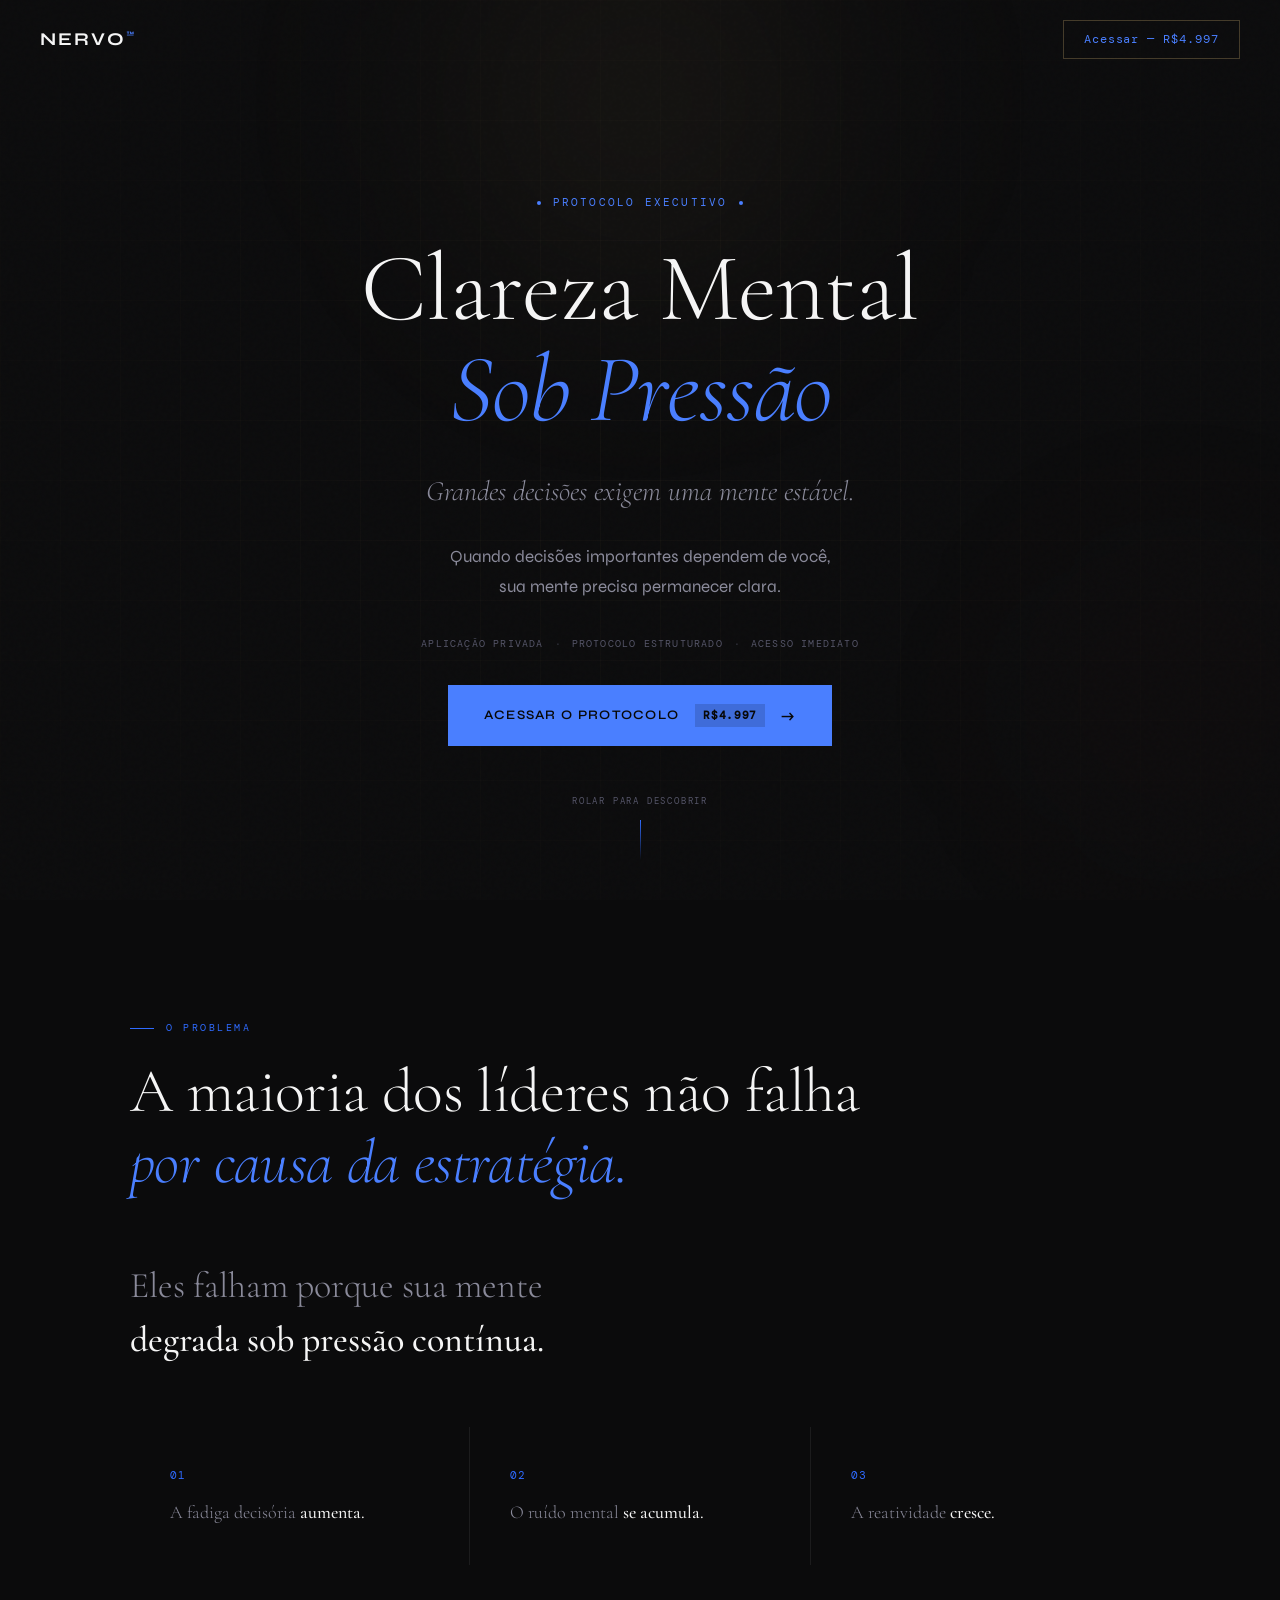
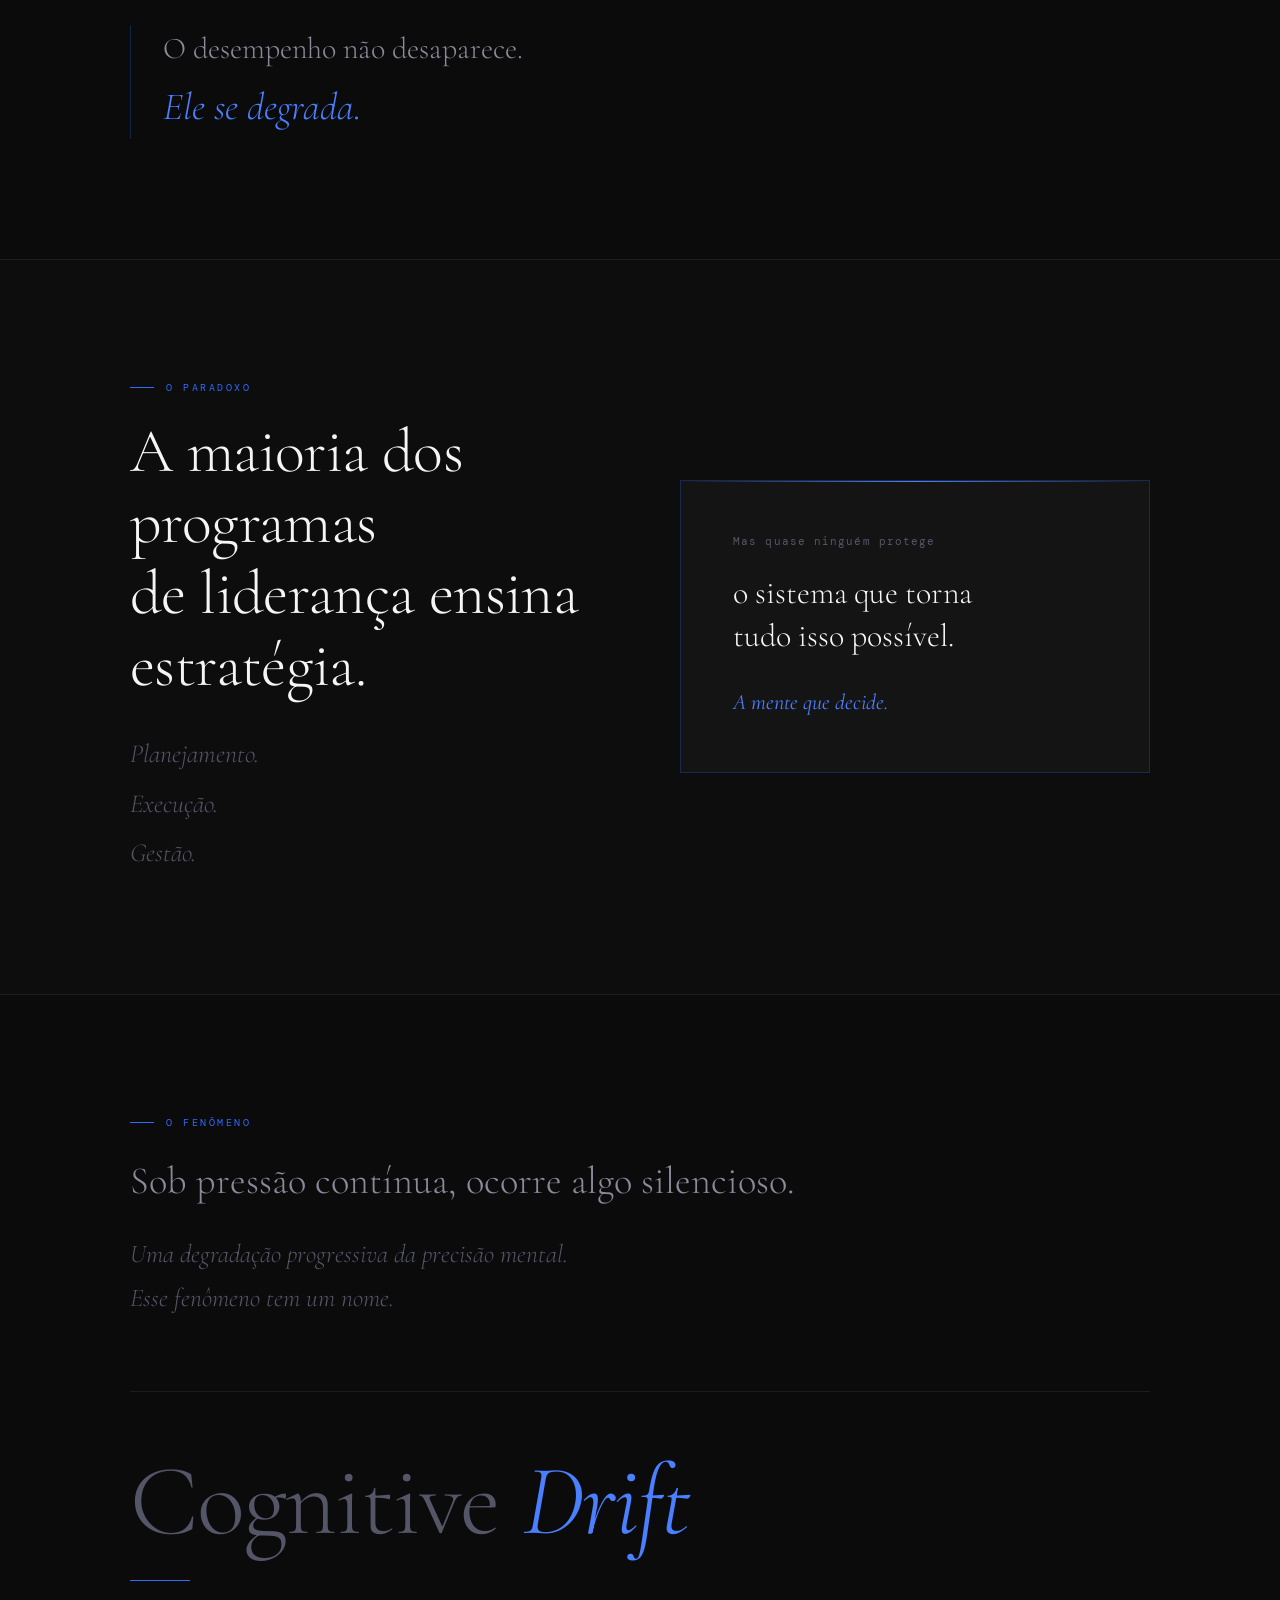
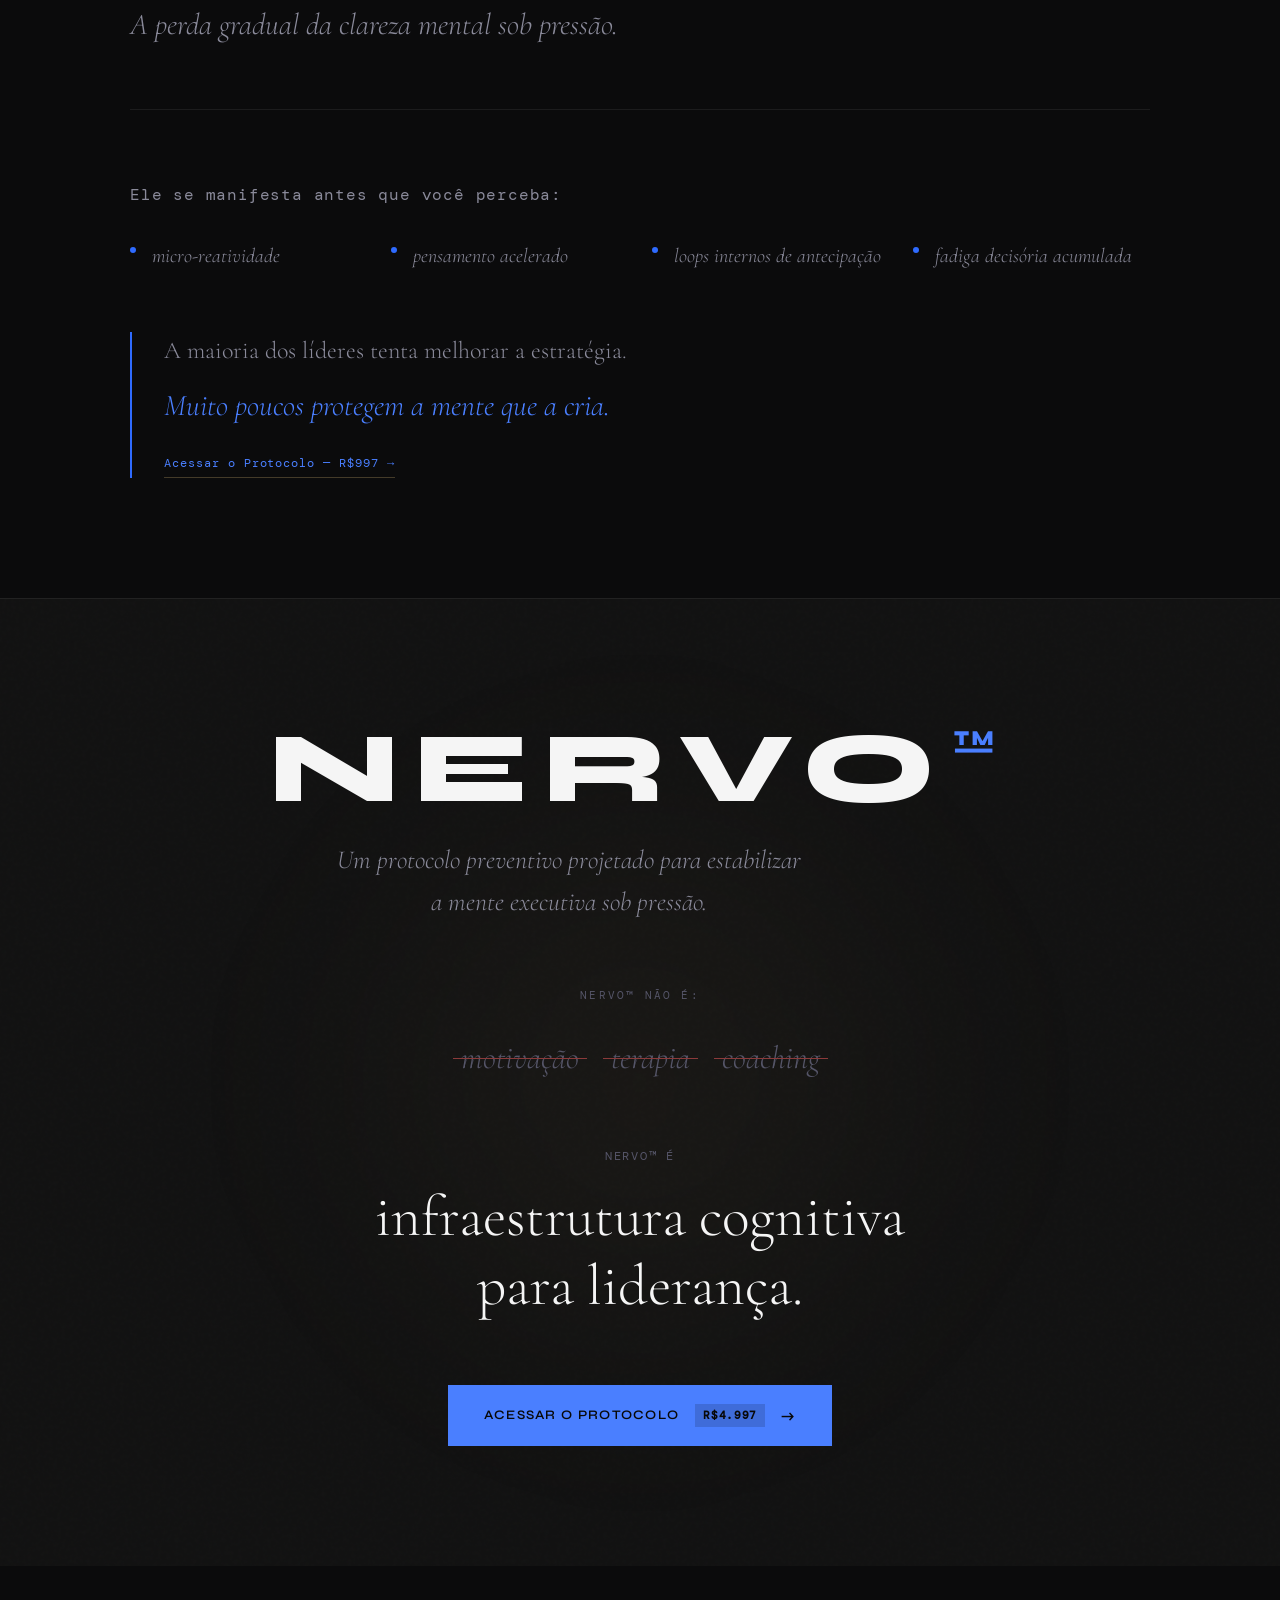
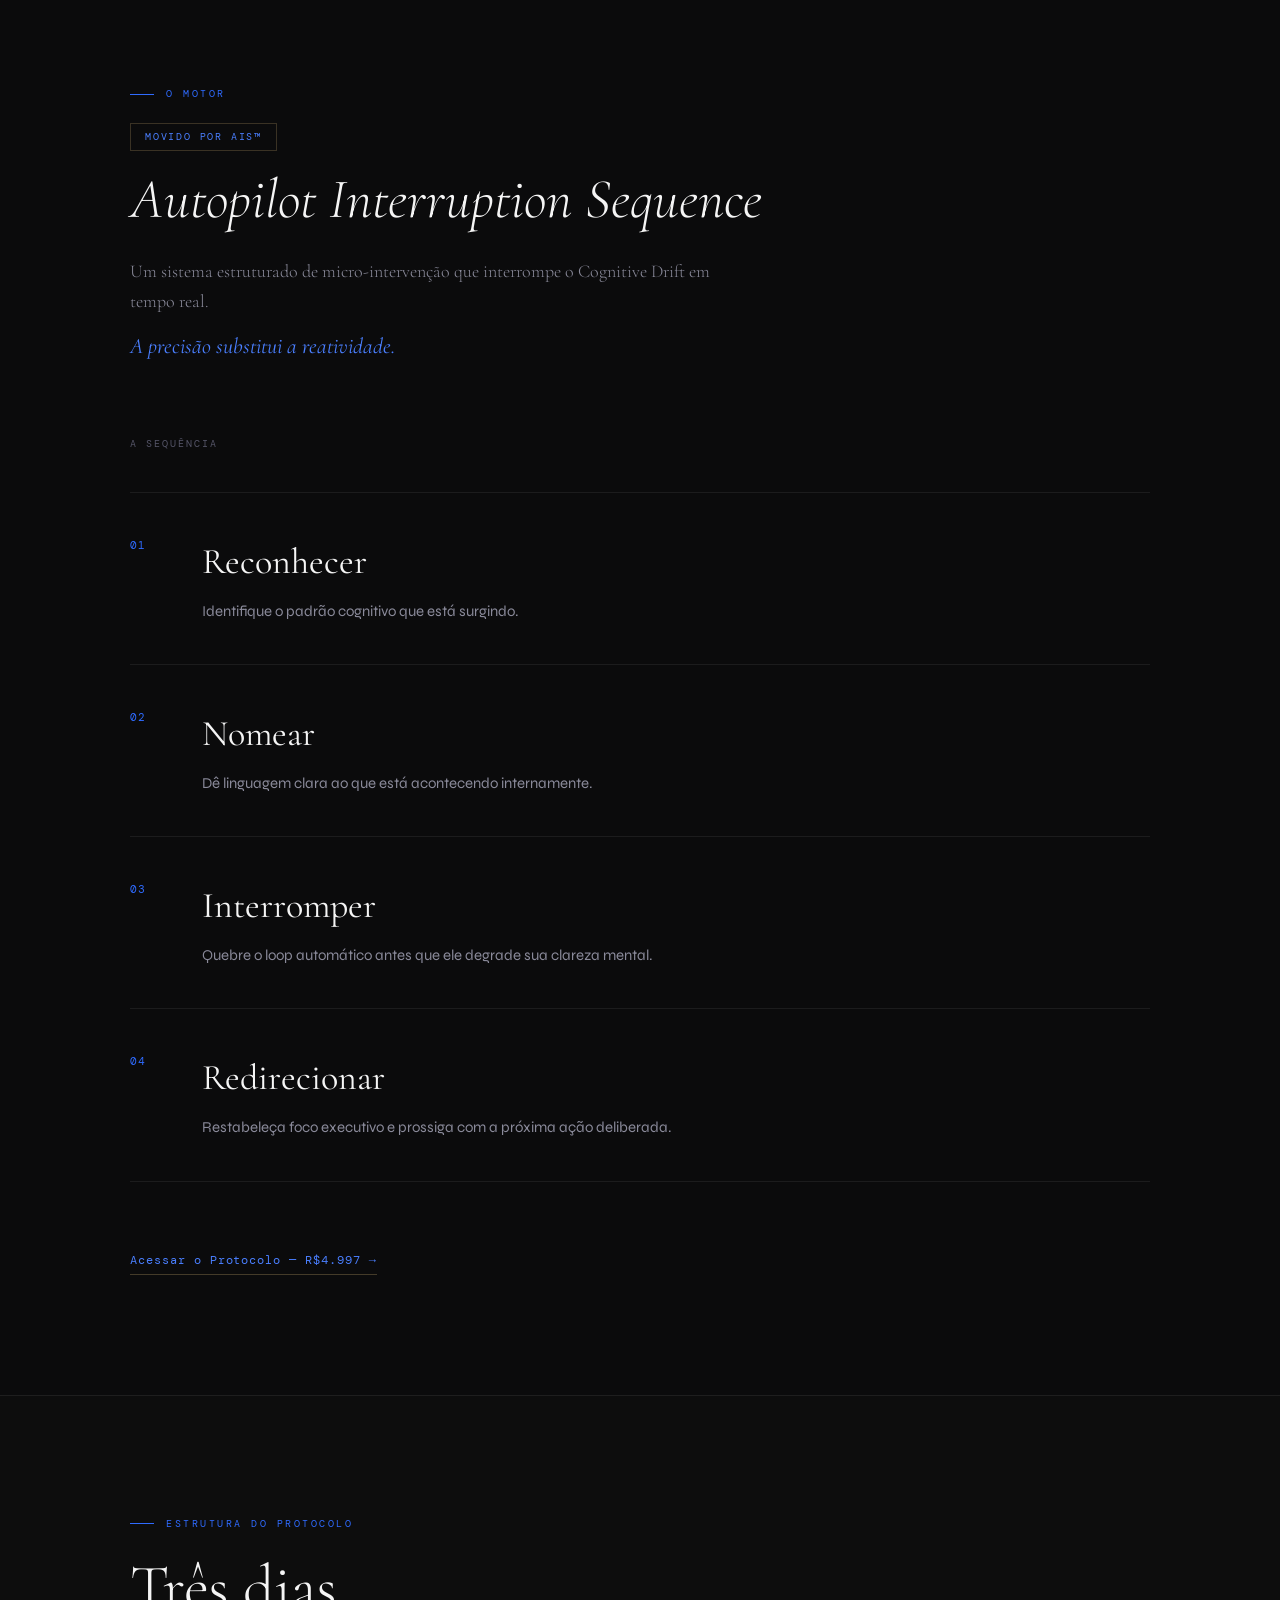
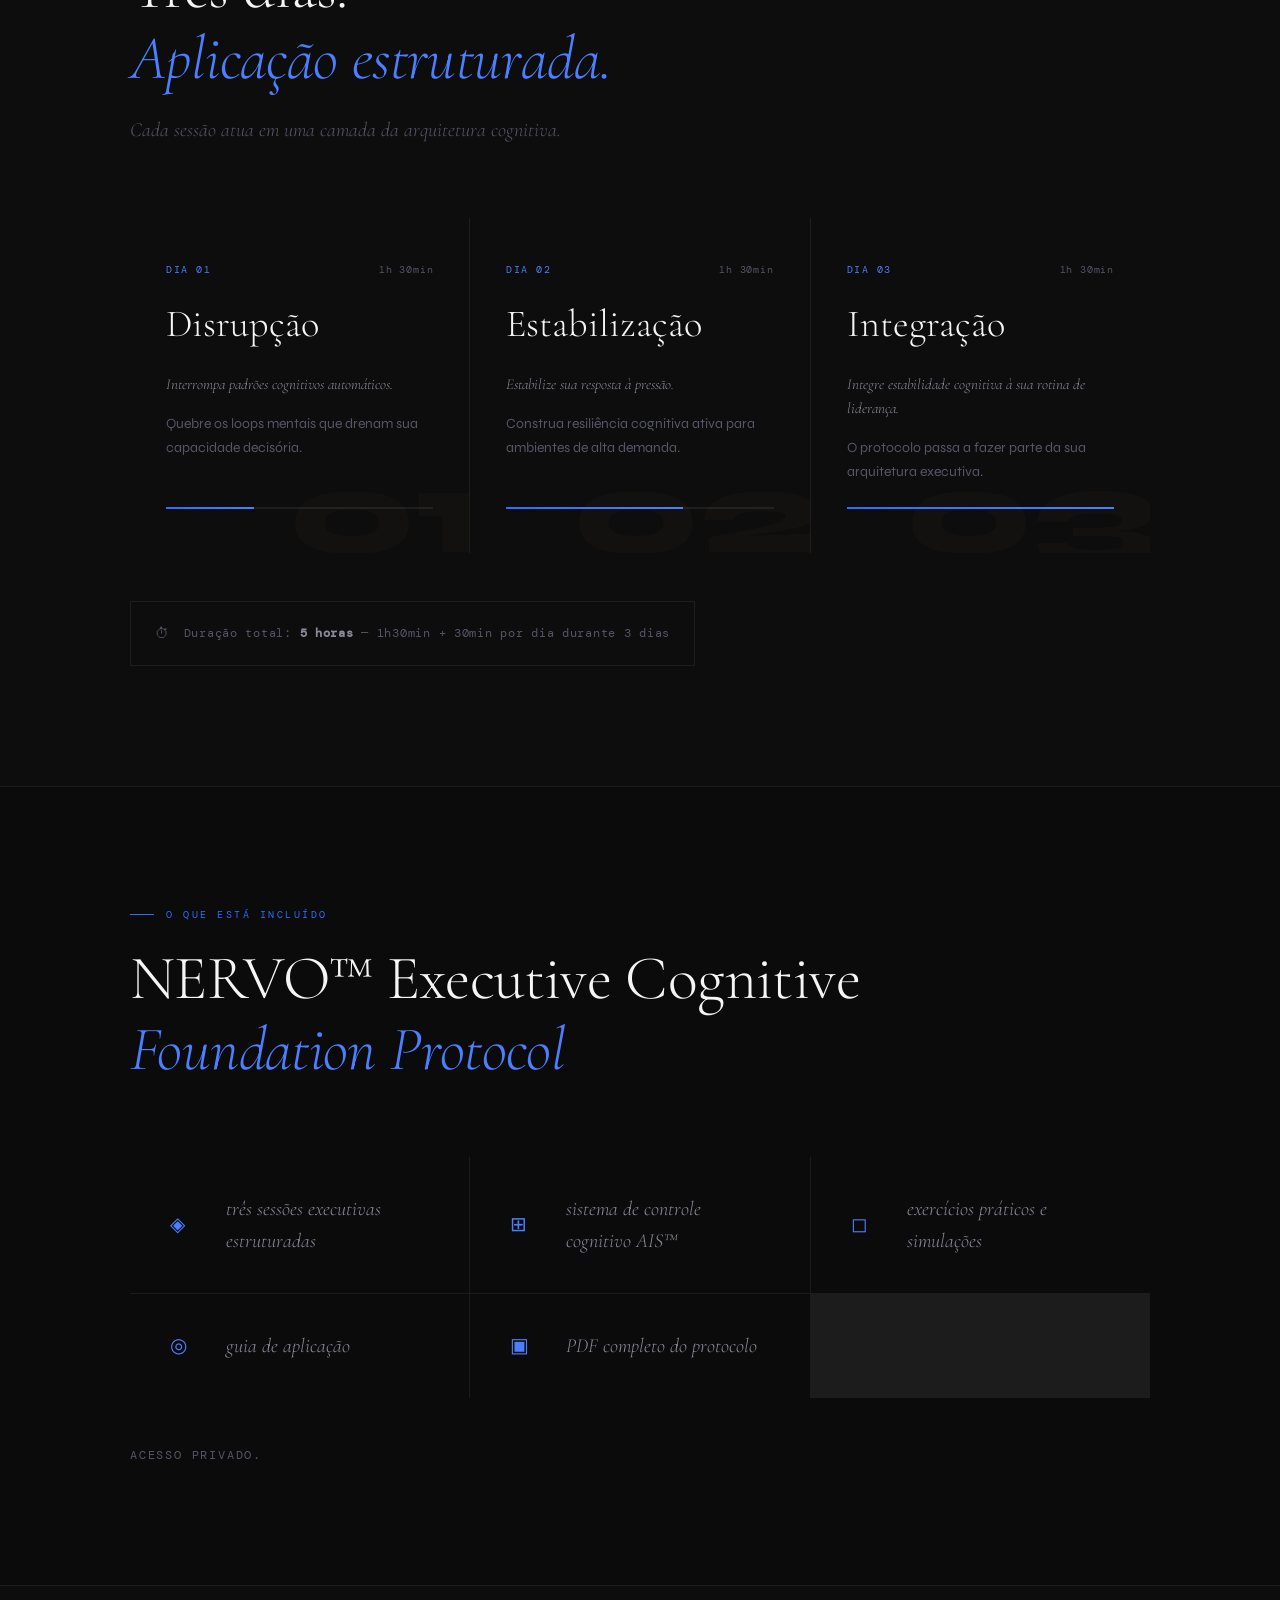
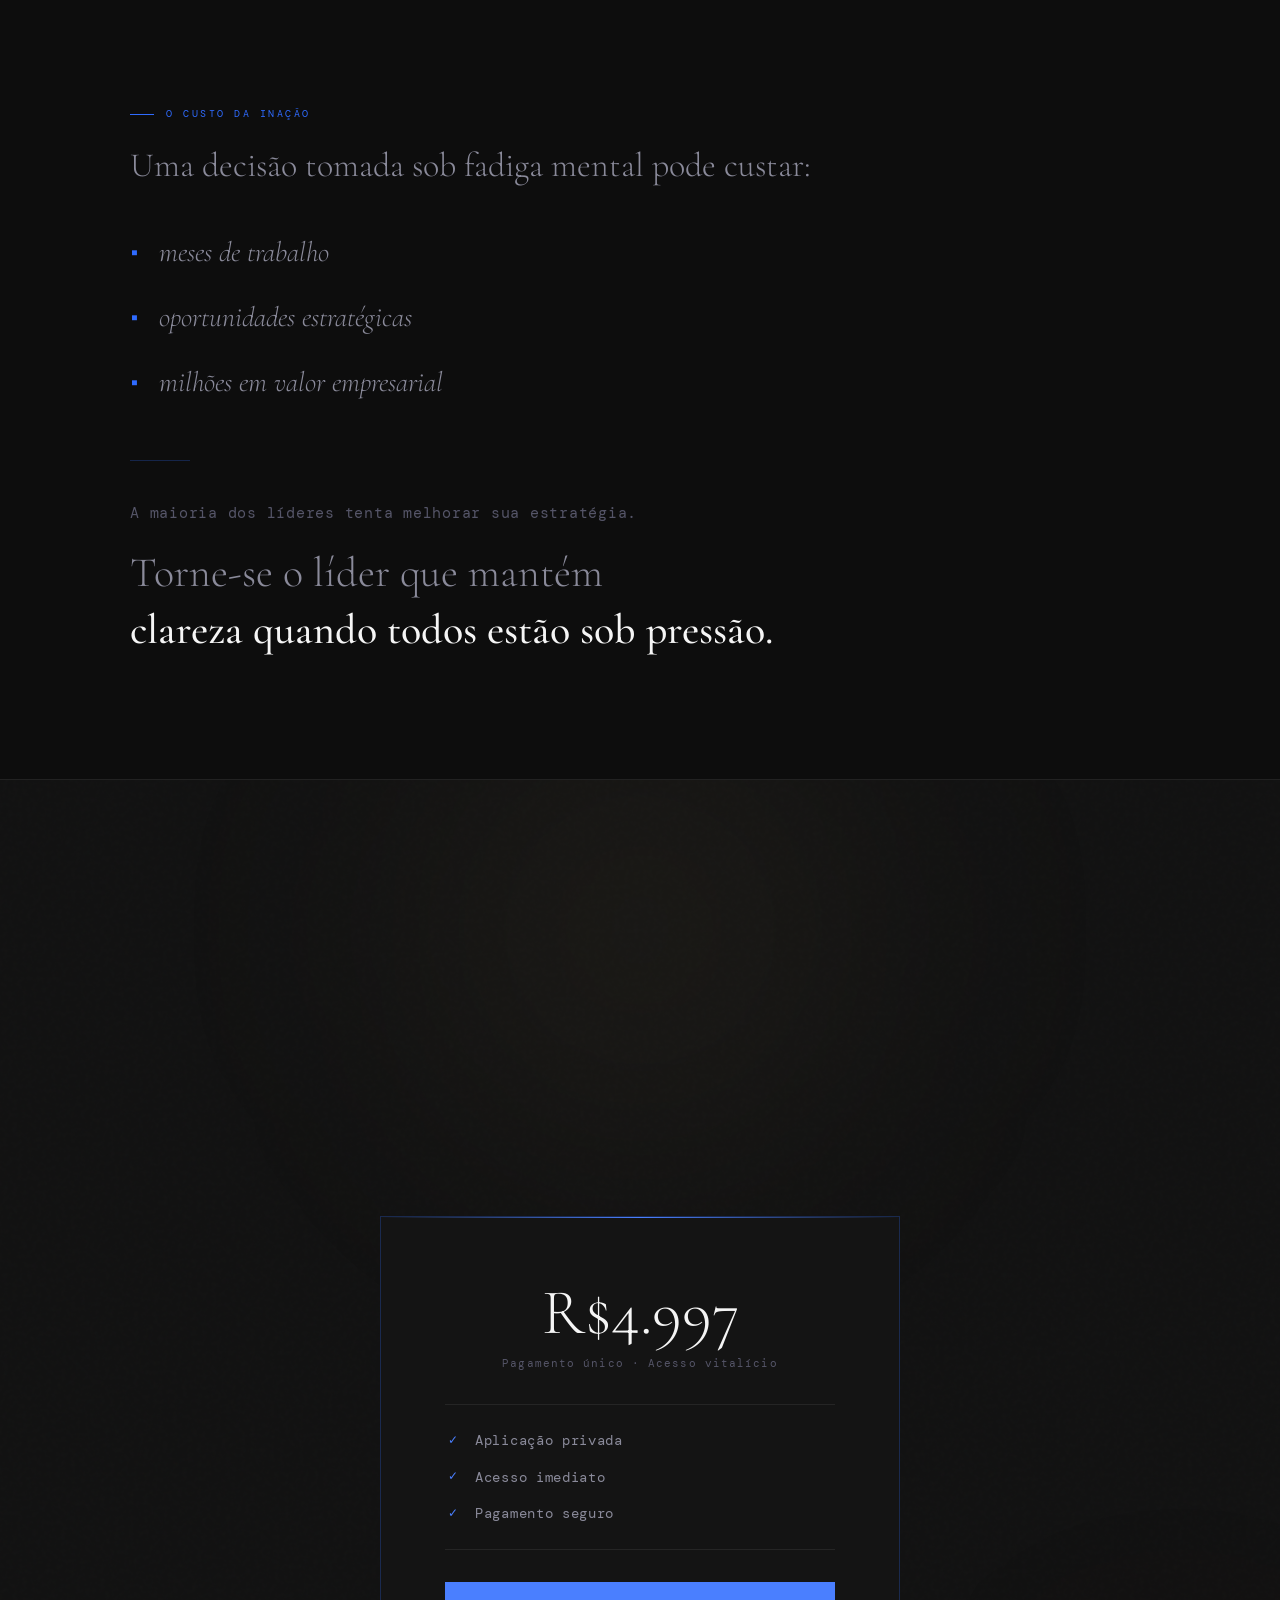
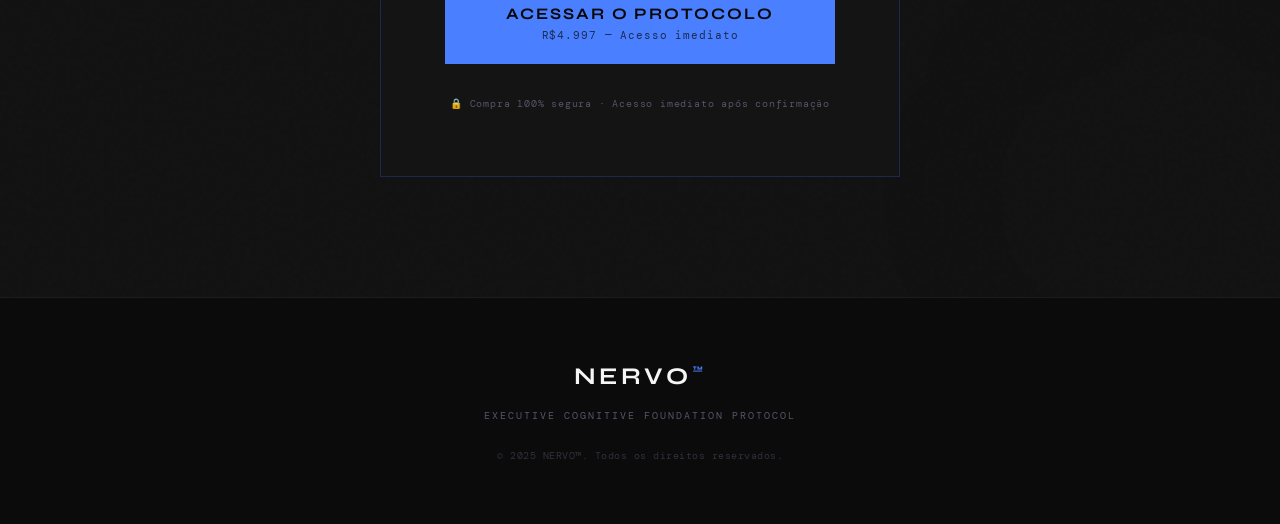
<file: index.html>
<!DOCTYPE html>
<html lang="pt-BR">
<head>
  <meta charset="UTF-8" />
  <meta name="viewport" content="width=device-width, initial-scale=1.0" />
  <title>NERVO™ — Executive Cognitive Foundation Protocol</title>
  <meta name="description" content="Protocolo preventivo para estabilizar a mente executiva sob pressão. Infraestrutura cognitiva para líderes." />
  <link rel="stylesheet" href="style.css" />
  <link rel="preconnect" href="https://fonts.googleapis.com" />
  <link rel="preconnect" href="https://fonts.gstatic.com" crossorigin />
  <link href="https://fonts.googleapis.com/css2?family=Cormorant+Garamond:ital,wght@0,300;0,400;0,500;0,600;1,300;1,400&family=DM+Mono:wght@300;400;500&family=Syne:wght@400;500;600;700;800&display=swap" rel="stylesheet" />
</head>
<body>

  <!-- CURSOR -->
  <div class="cursor" id="cursor"></div>
  <div class="cursor-trail" id="cursorTrail"></div>

  <!-- PROGRESS BAR -->
  <div class="scroll-progress" id="scrollProgress"></div>

  <!-- NAV -->
  <nav class="nav" id="nav">
    <div class="nav-inner">
      <div class="nav-logo">NERVO<span class="tm">™</span></div>
      <a href="#checkout" class="nav-cta">Acessar — R$4.997</a>
    </div>
  </nav>

  <!-- HERO -->
  <section class="hero" id="hero">
    <div class="hero-bg">
      <div class="hero-grid"></div>
      <div class="hero-orb hero-orb-1"></div>
      <div class="hero-orb hero-orb-2"></div>
      <div class="noise"></div>
    </div>
    <div class="hero-content">
      <div class="hero-eyebrow reveal">
        <span class="dot"></span>
        <span>Protocolo Executivo</span>
        <span class="dot"></span>
      </div>
      <h1 class="hero-title reveal">
        <span class="line">Clareza Mental</span>
        <em class="line">Sob Pressão</em>
      </h1>
      <p class="hero-sub reveal">Grandes decisões exigem uma mente estável.</p>
      <p class="hero-body reveal">
        Quando decisões importantes dependem de você,<br>
        sua mente precisa permanecer clara.
      </p>
      <div class="hero-tags reveal">
        <span class="tag">Aplicação privada</span>
        <span class="tag-div">·</span>
        <span class="tag">Protocolo estruturado</span>
        <span class="tag-div">·</span>
        <span class="tag">Acesso imediato</span>
      </div>
      <a href="#checkout" class="btn-primary reveal">
        <span>Acessar o Protocolo</span>
        <span class="btn-price">R$4.997</span>
        <span class="btn-arrow">→</span>
      </a>
    </div>
    <div class="hero-scroll">
      <span>Rolar para descobrir</span>
      <div class="scroll-line"></div>
    </div>
  </section>

  <!-- PROBLEM -->
  <section class="section problem" id="problem">
    <div class="container">
      <div class="problem-header reveal">
        <p class="section-label">O Problema</p>
        <h2 class="section-title">A maioria dos líderes não falha<br><em>por causa da estratégia.</em></h2>
      </div>
      <div class="problem-body reveal">
        <p class="problem-lead">
          Eles falham porque sua mente<br>
          <strong>degrada sob pressão contínua.</strong>
        </p>
      </div>
      <div class="problem-items">
        <div class="problem-item reveal">
          <div class="p-icon">01</div>
          <p>A fadiga decisória <strong>aumenta.</strong></p>
        </div>
        <div class="problem-item reveal">
          <div class="p-icon">02</div>
          <p>O ruído mental <strong>se acumula.</strong></p>
        </div>
        <div class="problem-item reveal">
          <div class="p-icon">03</div>
          <p>A reatividade <strong>cresce.</strong></p>
        </div>
      </div>
      <div class="problem-conclusion reveal">
        <p>O desempenho não desaparece.</p>
        <p class="emphasis">Ele se degrada.</p>
      </div>
    </div>
  </section>

  <!-- INSIGHT -->
  <section class="section insight" id="insight">
    <div class="container">
      <div class="insight-split">
        <div class="insight-left reveal">
          <p class="section-label">O Paradoxo</p>
          <h2 class="section-title">A maioria dos programas<br>de liderança ensina estratégia.</h2>
          <div class="insight-list">
            <span>Planejamento.</span>
            <span>Execução.</span>
            <span>Gestão.</span>
          </div>
        </div>
        <div class="insight-right reveal">
          <div class="insight-card">
            <p class="insight-card-label">Mas quase ninguém protege</p>
            <p class="insight-card-big">o sistema que torna<br>tudo isso possível.</p>
            <p class="insight-card-accent">A mente que decide.</p>
          </div>
        </div>
      </div>
    </div>
  </section>

  <!-- COGNITIVE DRIFT -->
  <section class="section drift" id="drift">
    <div class="container">
      <div class="drift-intro reveal">
        <p class="section-label">O Fenômeno</p>
        <p class="drift-intro-text">Sob pressão contínua, ocorre algo silencioso.</p>
        <p class="drift-sub">Uma degradação progressiva da precisão mental.</p>
        <p class="drift-sub">Esse fenômeno tem um nome.</p>
      </div>
      <div class="drift-name reveal">
        <div class="drift-term">
          <span class="drift-word">Cognitive</span>
          <span class="drift-word accent">Drift</span>
        </div>
        <div class="drift-line"></div>
        <p class="drift-def">A perda gradual da clareza mental sob pressão.</p>
      </div>
      <div class="drift-symptoms reveal">
        <p class="symptoms-lead">Ele se manifesta antes que você perceba:</p>
        <div class="symptoms-grid">
          <div class="symptom">
            <div class="symptom-dot"></div>
            <p>micro-reatividade</p>
          </div>
          <div class="symptom">
            <div class="symptom-dot"></div>
            <p>pensamento acelerado</p>
          </div>
          <div class="symptom">
            <div class="symptom-dot"></div>
            <p>loops internos de antecipação</p>
          </div>
          <div class="symptom">
            <div class="symptom-dot"></div>
            <p>fadiga decisória acumulada</p>
          </div>
        </div>
      </div>
      <div class="drift-cta reveal">
        <p>A maioria dos líderes tenta melhorar a estratégia.</p>
        <p class="emphasis">Muito poucos protegem a mente que a cria.</p>
        <a href="#checkout" class="btn-secondary">Acessar o Protocolo — R$997 →</a>
      </div>
    </div>
  </section>

  <!-- NERVO INTRO -->
  <section class="section nervo-intro" id="nervo">
    <div class="nervo-bg">
      <div class="nervo-orb"></div>
      <div class="noise"></div>
    </div>
    <div class="container">
      <div class="nervo-header reveal">
        <div class="nervo-logo-big">NERVO<span class="tm">™</span></div>
        <p class="nervo-tagline">Um protocolo preventivo projetado para estabilizar<br>a mente executiva sob pressão.</p>
      </div>
      <div class="nervo-not reveal">
        <p class="not-label">NERVO™ não é:</p>
        <div class="not-grid">
          <div class="not-item crossed">motivação</div>
          <div class="not-item crossed">terapia</div>
          <div class="not-item crossed">coaching</div>
        </div>
      </div>
      <div class="nervo-is reveal">
        <p class="is-text">NERVO™ é</p>
        <p class="is-big">infraestrutura cognitiva<br>para liderança.</p>
      </div>
      <div class="nervo-cta reveal">
        <a href="#checkout" class="btn-primary">
          <span>Acessar o Protocolo</span>
          <span class="btn-price">R$4.997</span>
          <span class="btn-arrow">→</span>
        </a>
      </div>
    </div>
  </section>

  <!-- AIS SYSTEM -->
  <section class="section ais" id="ais">
    <div class="container">
      <div class="ais-header reveal">
        <p class="section-label">O Motor</p>
        <div class="ais-brand">
          <span class="ais-tag">Movido por AIS™</span>
          <h2 class="ais-full">Autopilot Interruption Sequence</h2>
        </div>
        <p class="ais-desc">Um sistema estruturado de micro-intervenção que interrompe o Cognitive Drift em tempo real.</p>
        <p class="ais-result">A precisão substitui a reatividade.</p>
      </div>
      <div class="ais-sequence">
        <p class="seq-label reveal">A sequência</p>
        <div class="seq-steps">
          <div class="seq-step reveal" data-step="01">
            <div class="step-num">01</div>
            <div class="step-body">
              <h3 class="step-title">Reconhecer</h3>
              <p class="step-desc">Identifique o padrão cognitivo que está surgindo.</p>
            </div>
            <div class="step-connector"></div>
          </div>
          <div class="seq-step reveal" data-step="02">
            <div class="step-num">02</div>
            <div class="step-body">
              <h3 class="step-title">Nomear</h3>
              <p class="step-desc">Dê linguagem clara ao que está acontecendo internamente.</p>
            </div>
            <div class="step-connector"></div>
          </div>
          <div class="seq-step reveal" data-step="03">
            <div class="step-num">03</div>
            <div class="step-body">
              <h3 class="step-title">Interromper</h3>
              <p class="step-desc">Quebre o loop automático antes que ele degrade sua clareza mental.</p>
            </div>
            <div class="step-connector"></div>
          </div>
          <div class="seq-step reveal" data-step="04">
            <div class="step-num">04</div>
            <div class="step-body">
              <h3 class="step-title">Redirecionar</h3>
              <p class="step-desc">Restabeleça foco executivo e prossiga com a próxima ação deliberada.</p>
            </div>
          </div>
        </div>
      </div>
      <div class="ais-cta reveal">
        <a href="#checkout" class="btn-secondary">Acessar o Protocolo — R$4.997 →</a>
      </div>
    </div>
  </section>

  <!-- PROTOCOL STRUCTURE -->
  <section class="section protocol" id="protocol">
    <div class="container">
      <div class="protocol-header reveal">
        <p class="section-label">Estrutura do Protocolo</p>
        <h2 class="section-title">Três dias.<br><em>Aplicação estruturada.</em></h2>
        <p class="protocol-sub">Cada sessão atua em uma camada da arquitetura cognitiva.</p>
      </div>
      <div class="days-grid">
        <div class="day-card reveal" data-day="01">
          <div class="day-header">
            <span class="day-num">Dia 01</span>
            <span class="day-duration">1h 30min</span>
          </div>
          <h3 class="day-title">Disrupção</h3>
          <p class="day-desc">Interrompa padrões cognitivos automáticos.</p>
          <p class="day-body">Quebre os loops mentais que drenam sua capacidade decisória.</p>
          <div class="day-bar"><div class="day-fill" style="width:0%" data-width="33%"></div></div>
        </div>
        <div class="day-card reveal" data-day="02">
          <div class="day-header">
            <span class="day-num">Dia 02</span>
            <span class="day-duration">1h 30min</span>
          </div>
          <h3 class="day-title">Estabilização</h3>
          <p class="day-desc">Estabilize sua resposta à pressão.</p>
          <p class="day-body">Construa resiliência cognitiva ativa para ambientes de alta demanda.</p>
          <div class="day-bar"><div class="day-fill" style="width:0%" data-width="66%"></div></div>
        </div>
        <div class="day-card reveal" data-day="03">
          <div class="day-header">
            <span class="day-num">Dia 03</span>
            <span class="day-duration">1h 30min</span>
          </div>
          <h3 class="day-title">Integração</h3>
          <p class="day-desc">Integre estabilidade cognitiva à sua rotina de liderança.</p>
          <p class="day-body">O protocolo passa a fazer parte da sua arquitetura executiva.</p>
          <div class="day-bar"><div class="day-fill" style="width:0%" data-width="100%"></div></div>
        </div>
      </div>
      <div class="duration-note reveal">
        <span class="duration-icon">⏱</span>
        <span>Duração total: <strong>5 horas</strong> — 1h30min + 30min por dia durante 3 dias</span>
      </div>
    </div>
  </section>

  <!-- INCLUDES -->
  <section class="section includes" id="includes">
    <div class="container">
      <div class="includes-header reveal">
        <p class="section-label">O que está incluído</p>
        <h2 class="section-title">NERVO™ Executive Cognitive<br><em>Foundation Protocol</em></h2>
      </div>
      <div class="includes-grid">
        <div class="include-item reveal"><span class="inc-icon">◈</span><p>três sessões executivas estruturadas</p></div>
        <div class="include-item reveal"><span class="inc-icon">⊞</span><p>sistema de controle cognitivo AIS™</p></div>
        <div class="include-item reveal"><span class="inc-icon">◻</span><p>exercícios práticos e simulações</p></div>
        <div class="include-item reveal"><span class="inc-icon">◎</span><p>guia de aplicação</p></div>
        <div class="include-item reveal"><span class="inc-icon">▣</span><p>PDF completo do protocolo</p></div>
      </div>
      <div class="access-note reveal"><span>Acesso privado.</span></div>
    </div>
  </section>

  <!-- COST -->
  <section class="section cost" id="cost">
    <div class="container">
      <div class="cost-inner reveal">
        <p class="section-label">O Custo da Inação</p>
        <p class="cost-lead">Uma decisão tomada sob fadiga mental pode custar:</p>
        <div class="cost-items">
          <div class="cost-item"><span class="cost-bullet">•</span><p>meses de trabalho</p></div>
          <div class="cost-item"><span class="cost-bullet">•</span><p>oportunidades estratégicas</p></div>
          <div class="cost-item"><span class="cost-bullet">•</span><p>milhões em valor empresarial</p></div>
        </div>
        <div class="cost-divider"></div>
        <p class="cost-contrast">A maioria dos líderes tenta melhorar sua estratégia.</p>
        <p class="cost-call">Torne-se o líder que mantém<br><strong>clareza quando todos estão sob pressão.</strong></p>
      </div>
    </div>
  </section>

  <!-- CHECKOUT -->
  <section class="section checkout" id="checkout">
    <div class="checkout-bg">
      <div class="co-orb co-orb-1"></div>
      <div class="co-orb co-orb-2"></div>
      <div class="noise"></div>
    </div>
    <div class="container">
      <div class="checkout-inner">
        <div class="co-header reveal">
          <p class="co-kicker">A qualidade da liderança depende da estabilidade da mente que decide.</p>
          <div class="co-logo">NERVO<span class="tm">™</span></div>
          <p class="co-sub">Executive Cognitive Foundation Protocol</p>
        </div>
        <div class="co-card reveal">
          <div class="co-price-block">
            <span class="co-price">R$4.997</span>
            <span class="co-terms">Pagamento único · Acesso vitalício</span>
          </div>
          <div class="co-features">
            <div class="co-feat"><span class="feat-check">✓</span><span>Aplicação privada</span></div>
            <div class="co-feat"><span class="feat-check">✓</span><span>Acesso imediato</span></div>
            <div class="co-feat"><span class="feat-check">✓</span><span>Pagamento seguro</span></div>
          </div>
          <button class="btn-checkout" id="checkoutBtn">
            <span class="btn-checkout-text">Acessar o Protocolo</span>
            <span class="btn-checkout-sub">R$4.997 — Acesso imediato</span>
          </button>
          <p class="co-guarantee">🔒 Compra 100% segura · Acesso imediato após confirmação</p>
        </div>
      </div>
    </div>
  </section>

  <!-- FOOTER -->
  <footer class="footer">
    <div class="container">
      <div class="footer-inner">
        <div class="footer-brand">NERVO<span class="tm">™</span></div>
        <p class="footer-tagline">Executive Cognitive Foundation Protocol</p>
        <p class="footer-legal">© 2025 NERVO™. Todos os direitos reservados.</p>
      </div>
    </div>
  </footer>

  <!-- MODAL — clique em "Continuar para Pagamento" redireciona para pagamento.html -->
  <div class="modal-overlay" id="modalOverlay">
    <div class="modal">
      <button class="modal-close" id="modalClose">✕</button>
      <div class="modal-content">
        <div class="modal-logo">NERVO<span class="tm">™</span></div>
        <p class="modal-title">Acessar o Protocolo</p>
        <p class="modal-desc">Você será direcionado para a página de pagamento seguro.</p>
        <div class="modal-price">R$4.997</div>
        <p class="modal-terms">Pagamento único · Acesso vitalício</p>
        <a href="pagamento.html" class="btn-modal">Continuar para Pagamento →</a>
        <p class="modal-secure">🔒 Ambiente seguro — SSL certificado</p>
      </div>
    </div>
  </div>

  <script src="scritpt.js"></script>
</body>
</html>
</file>
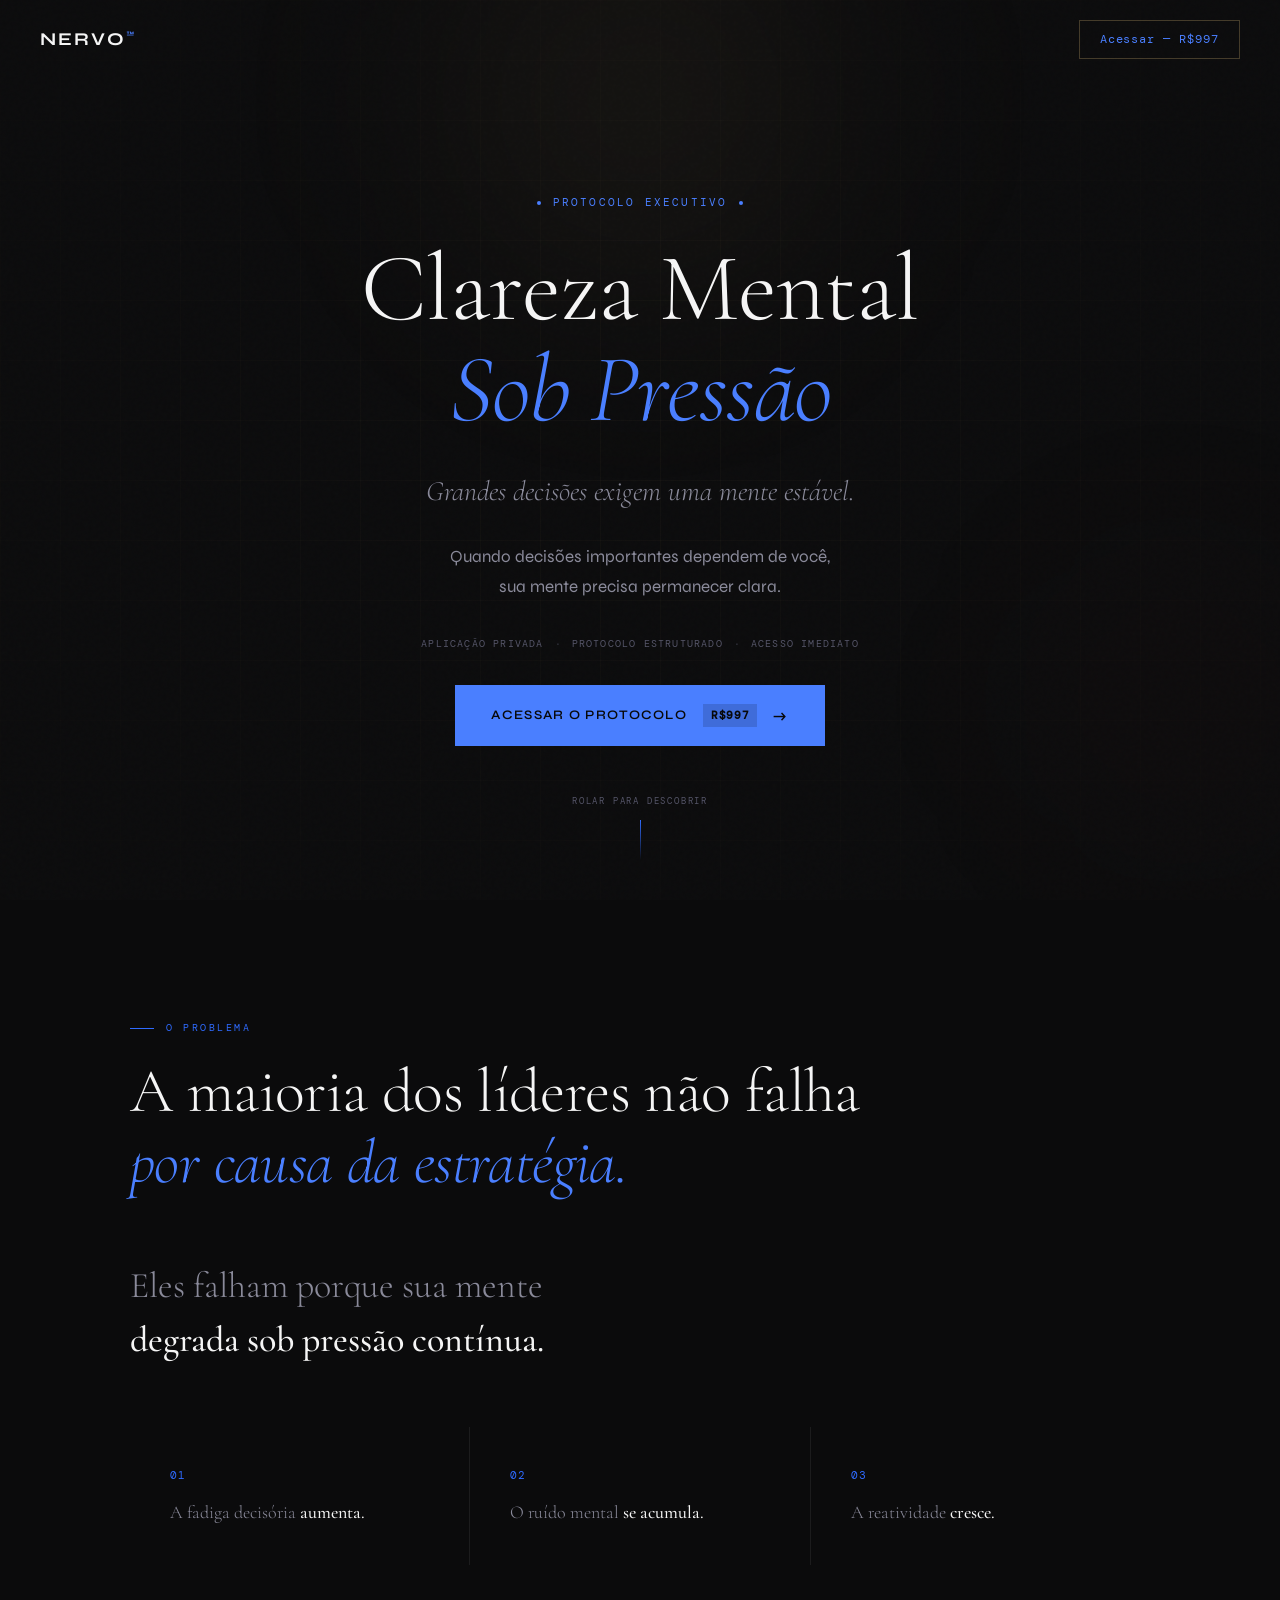
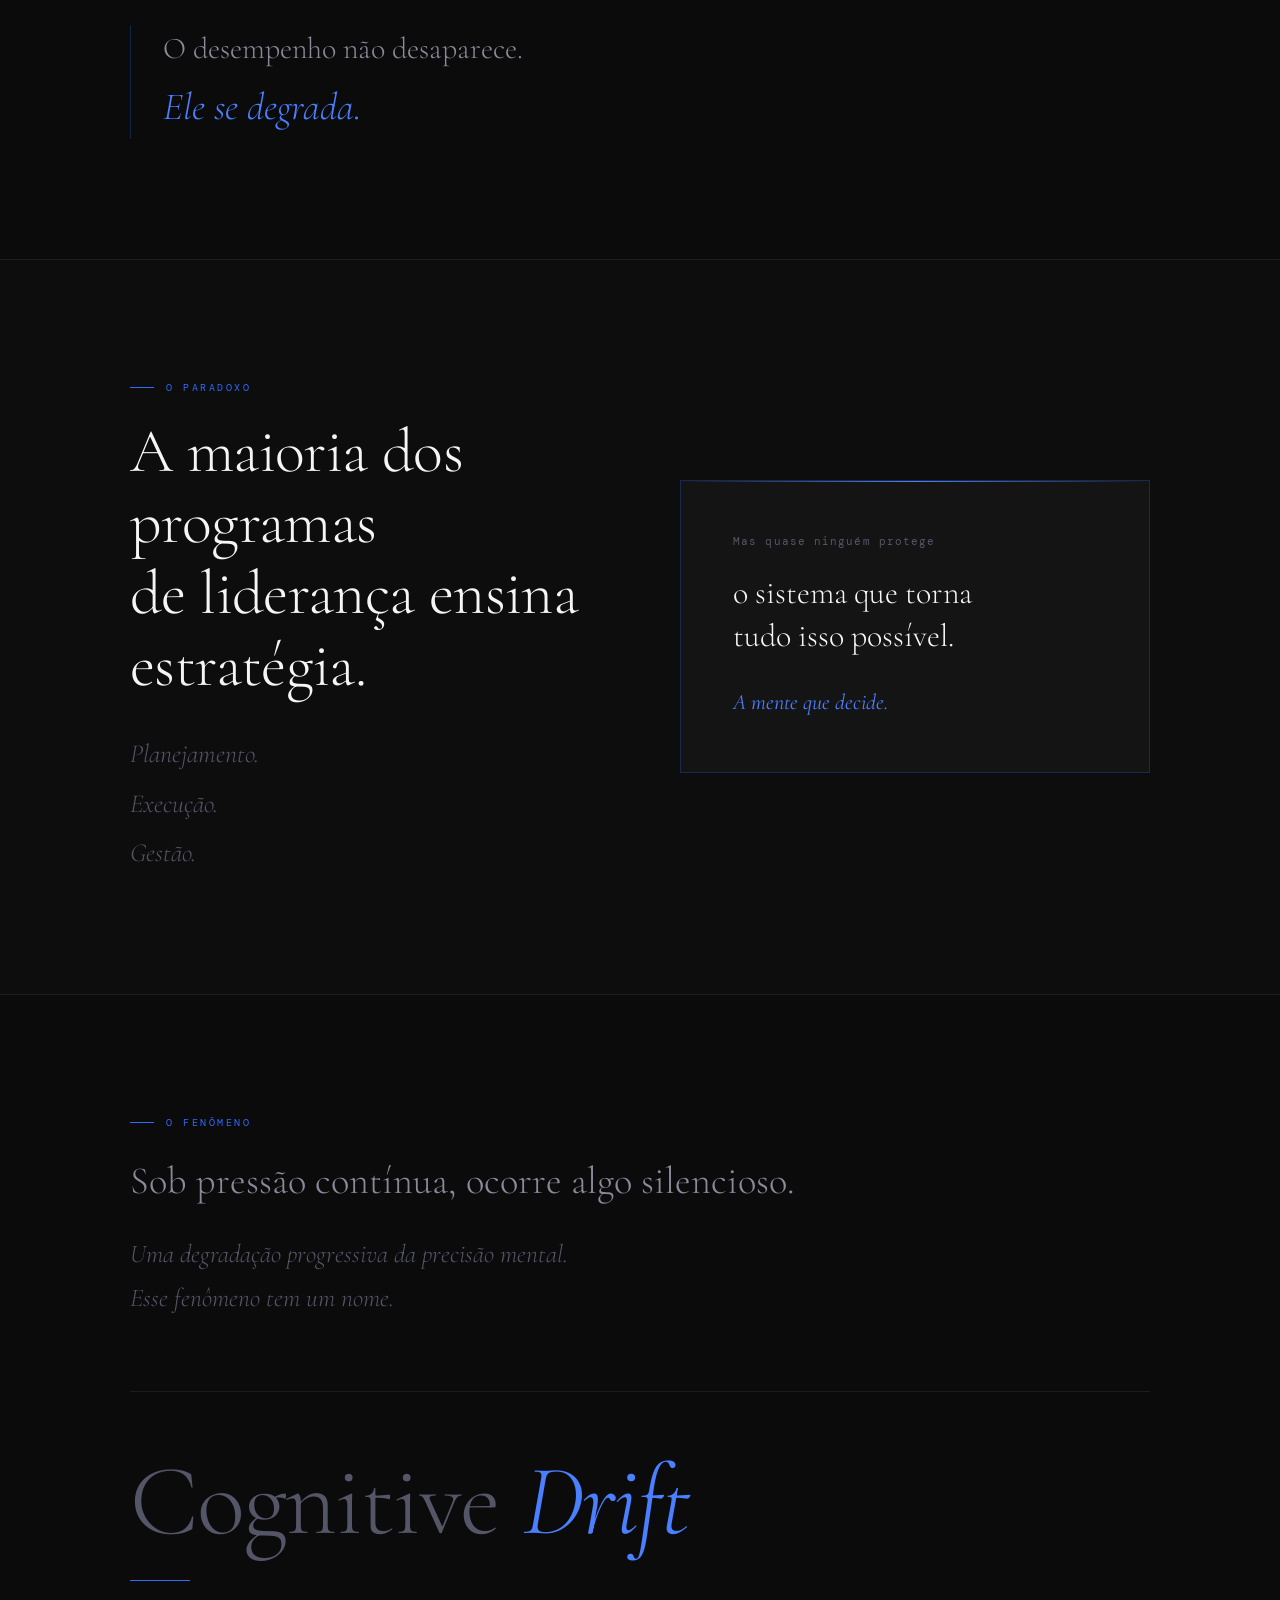
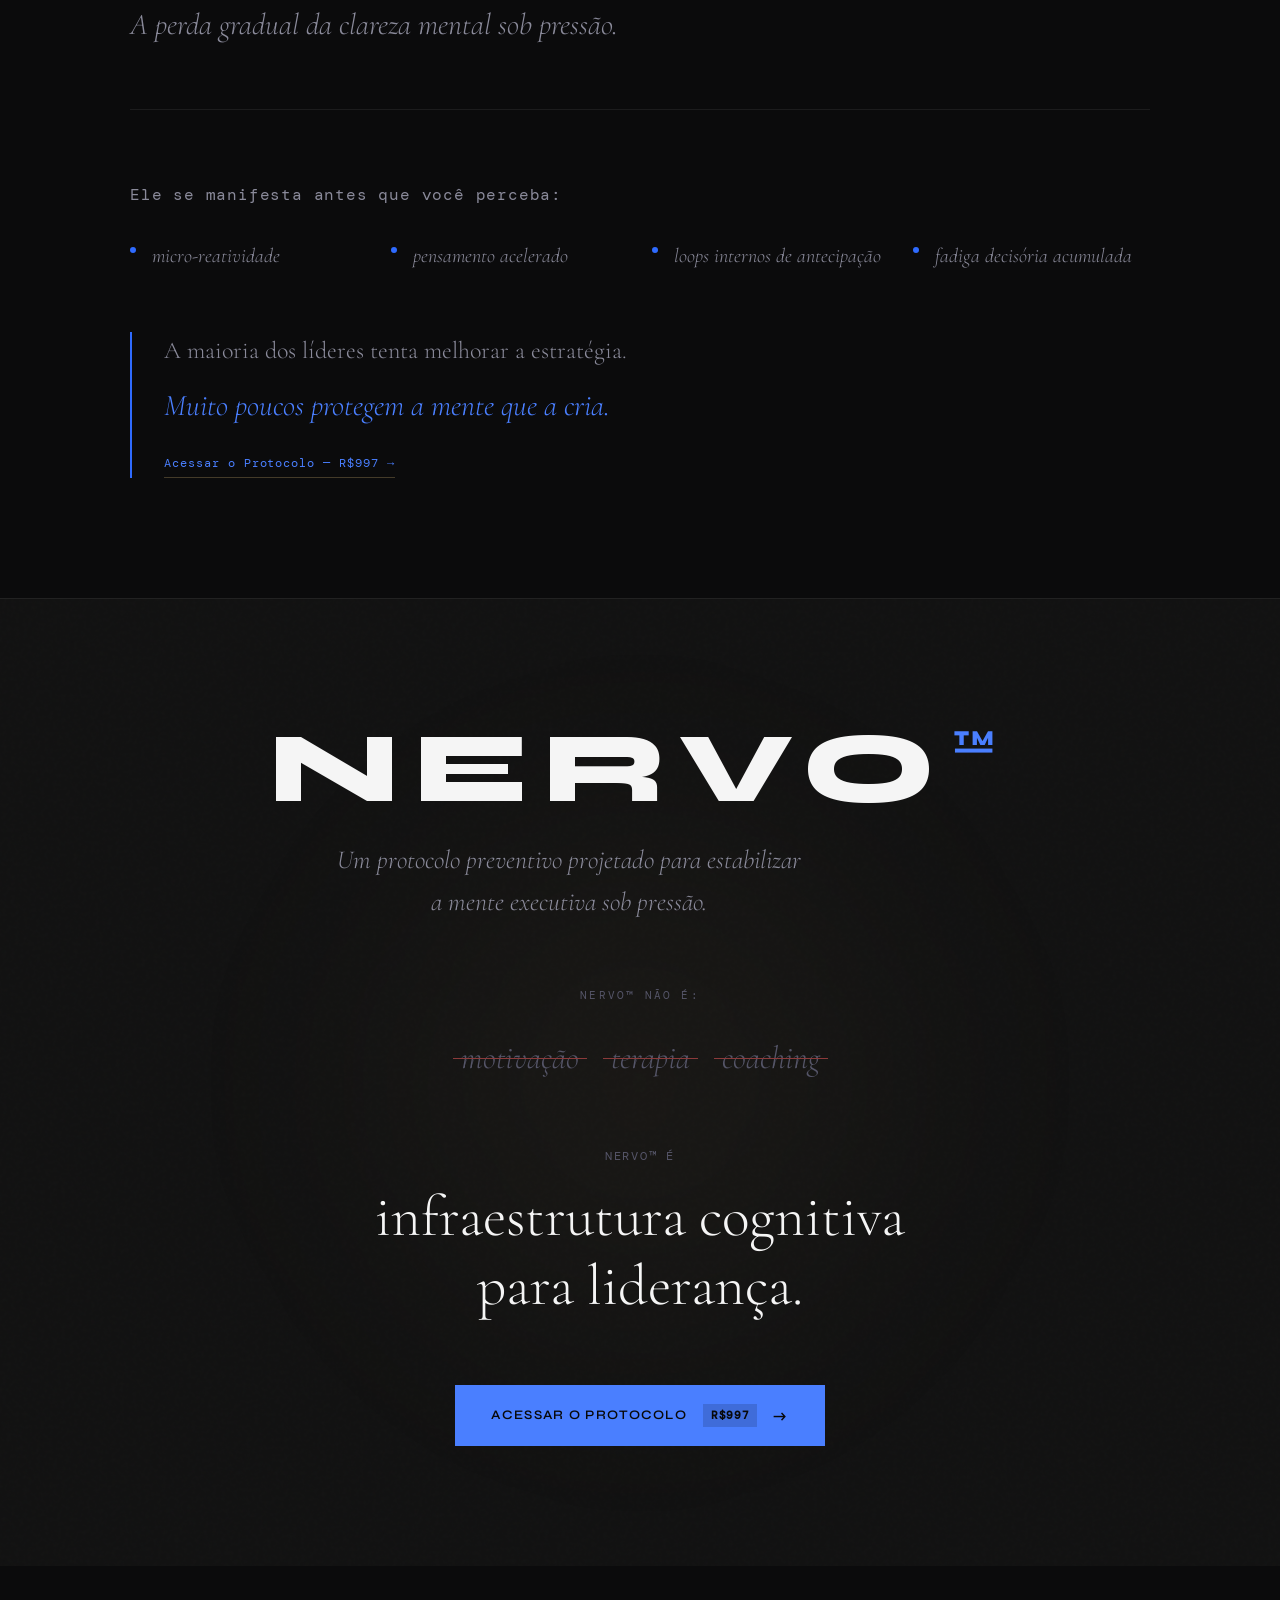
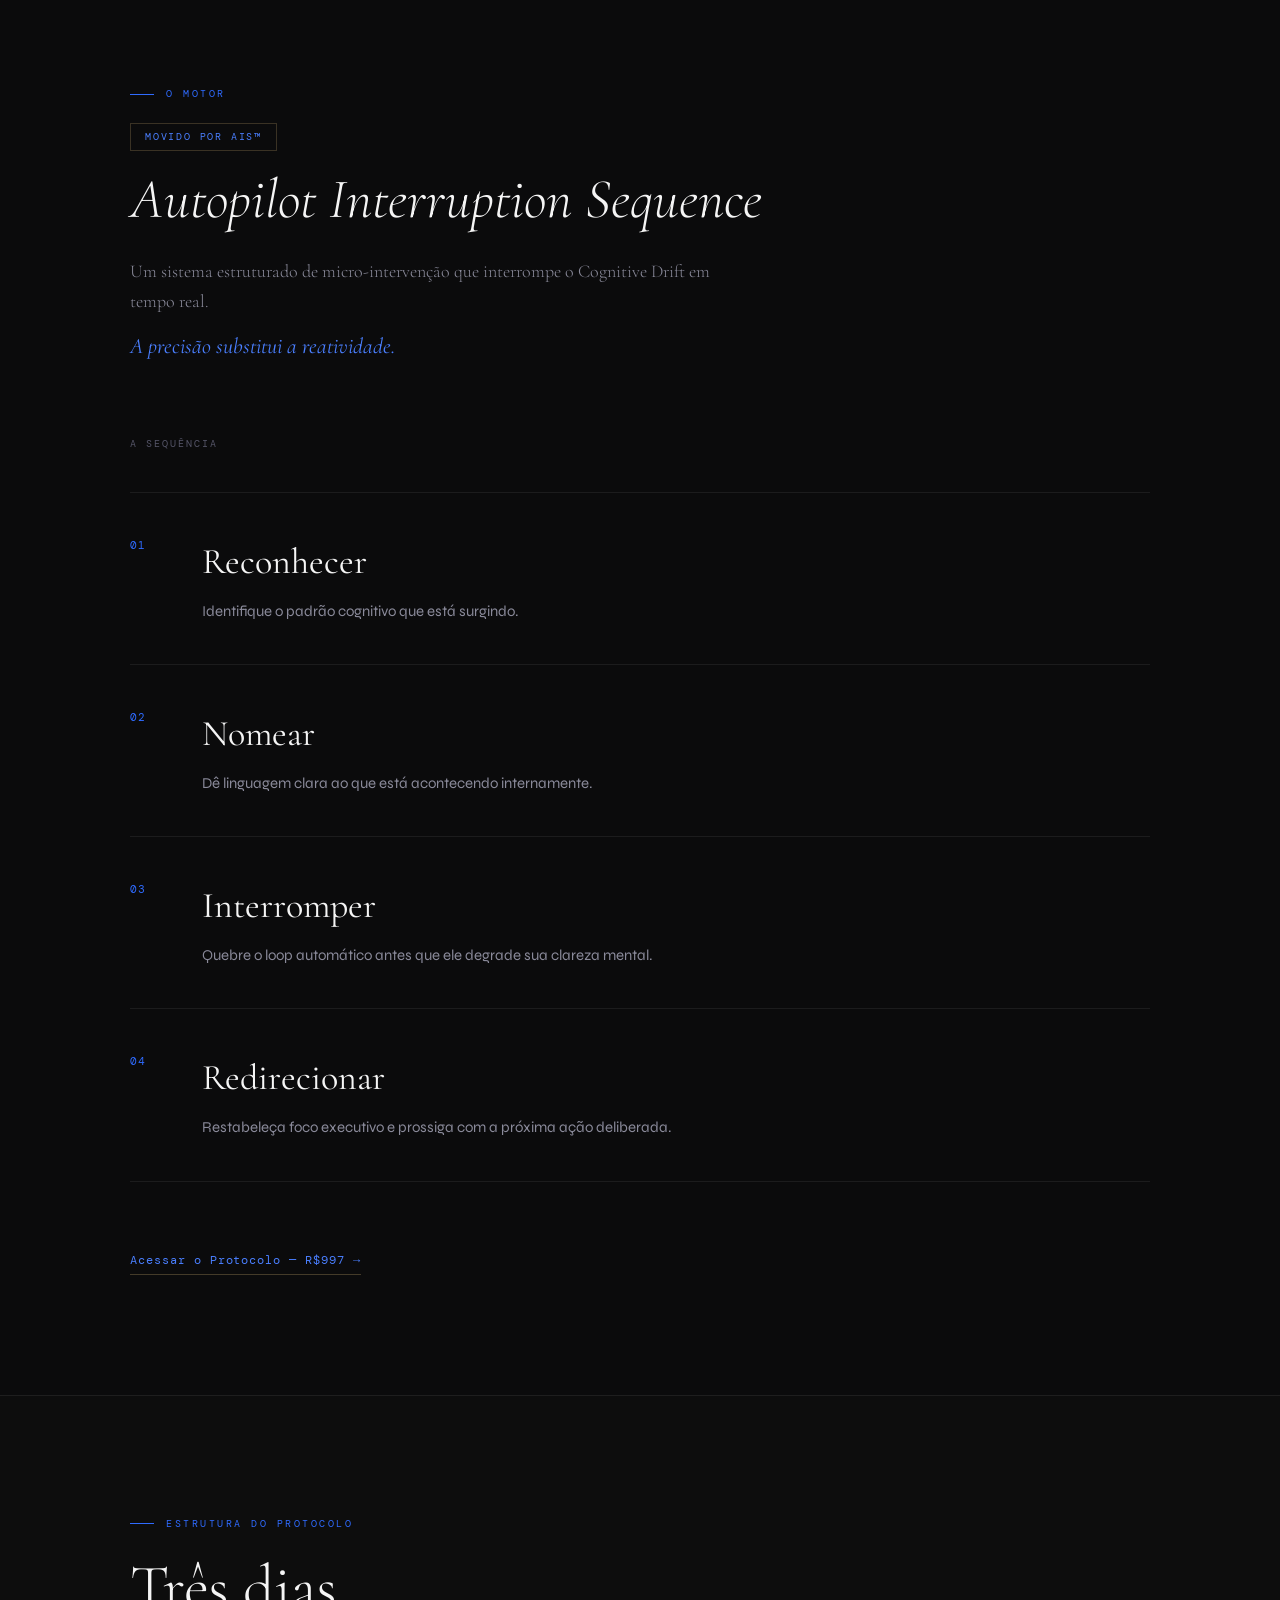
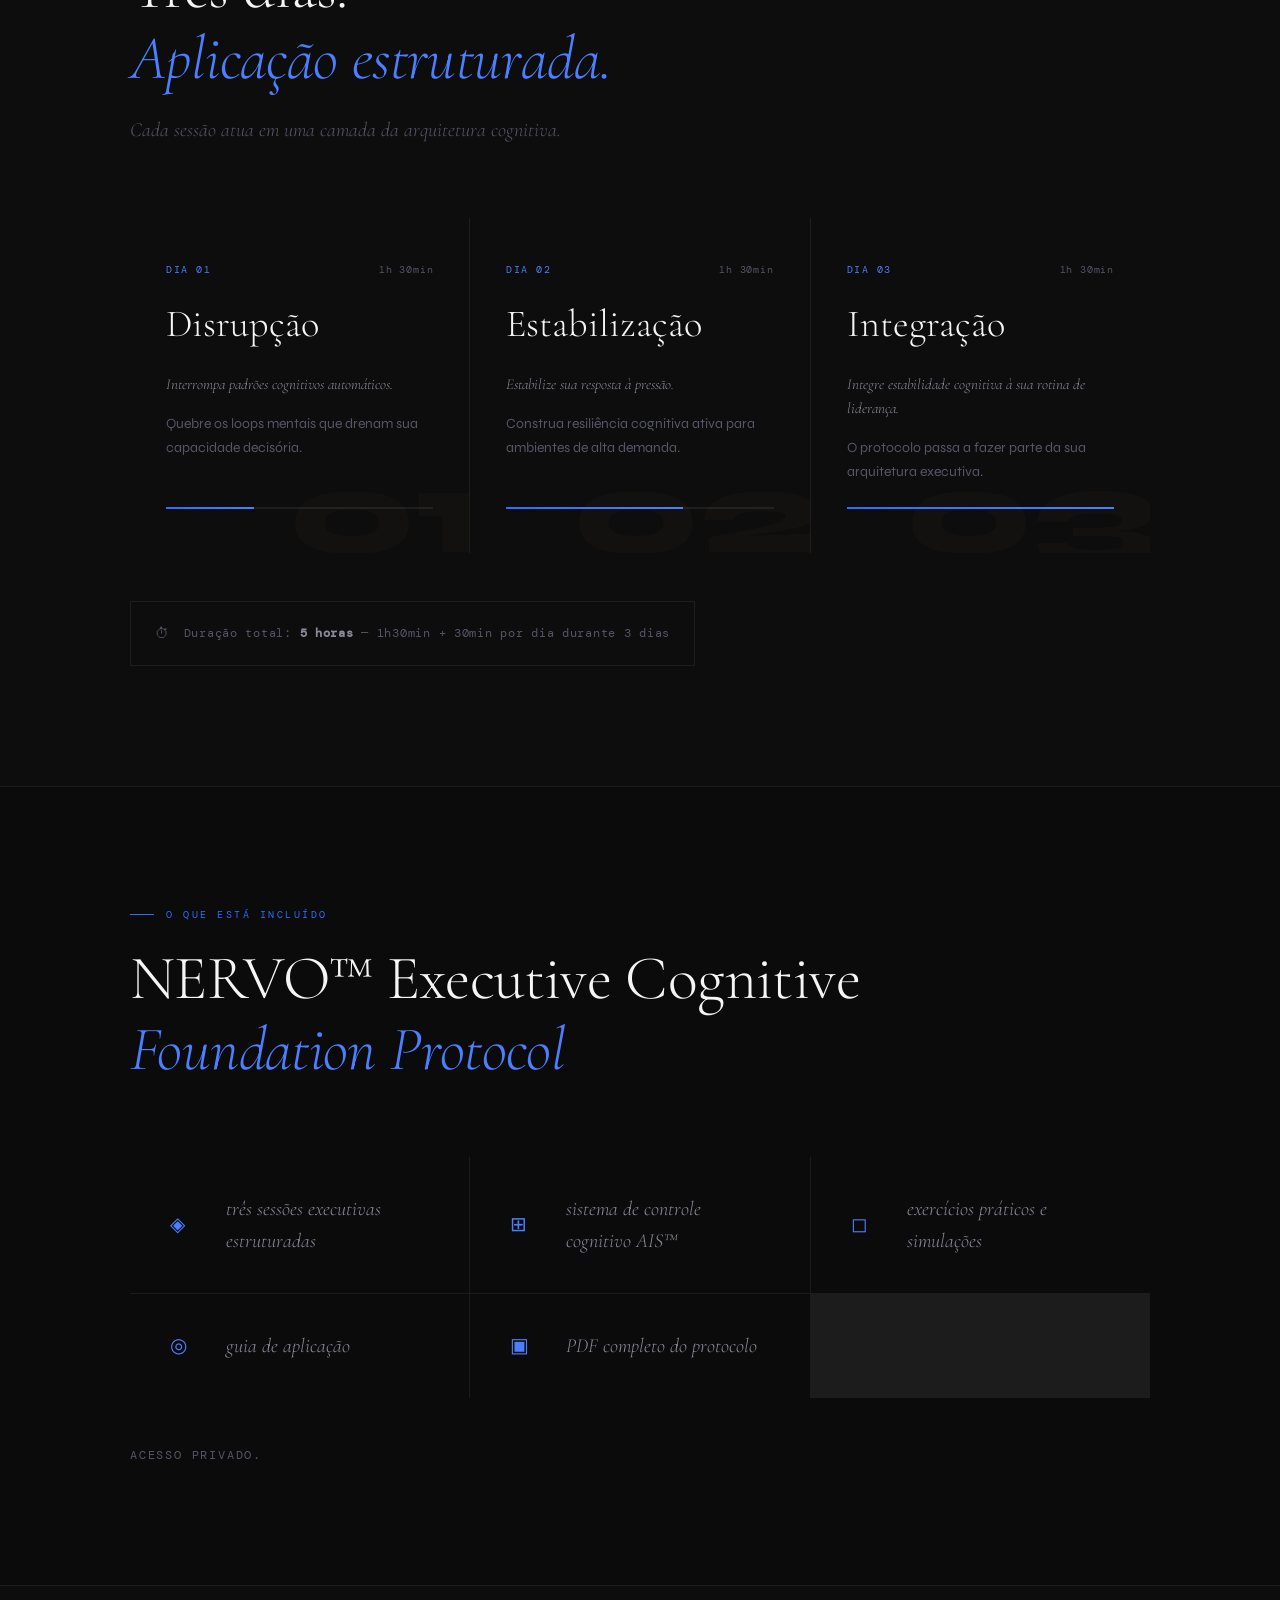
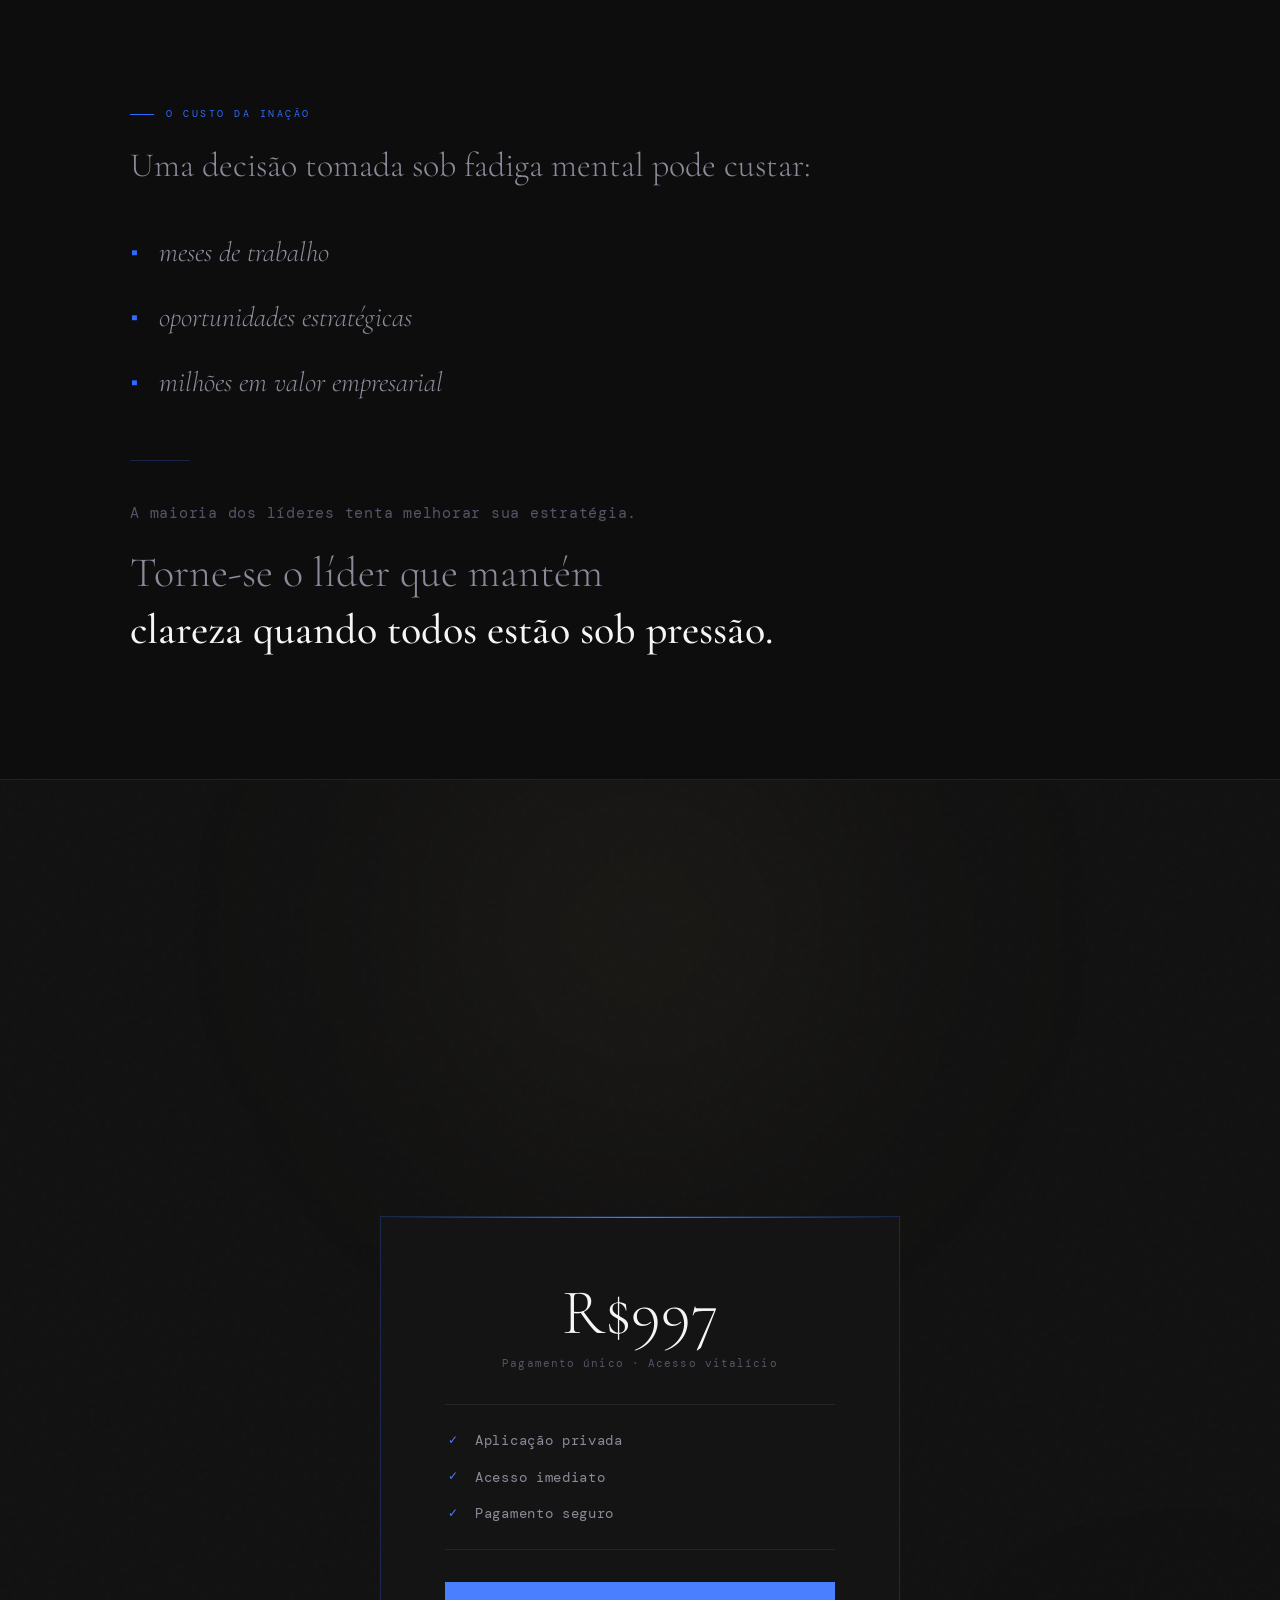
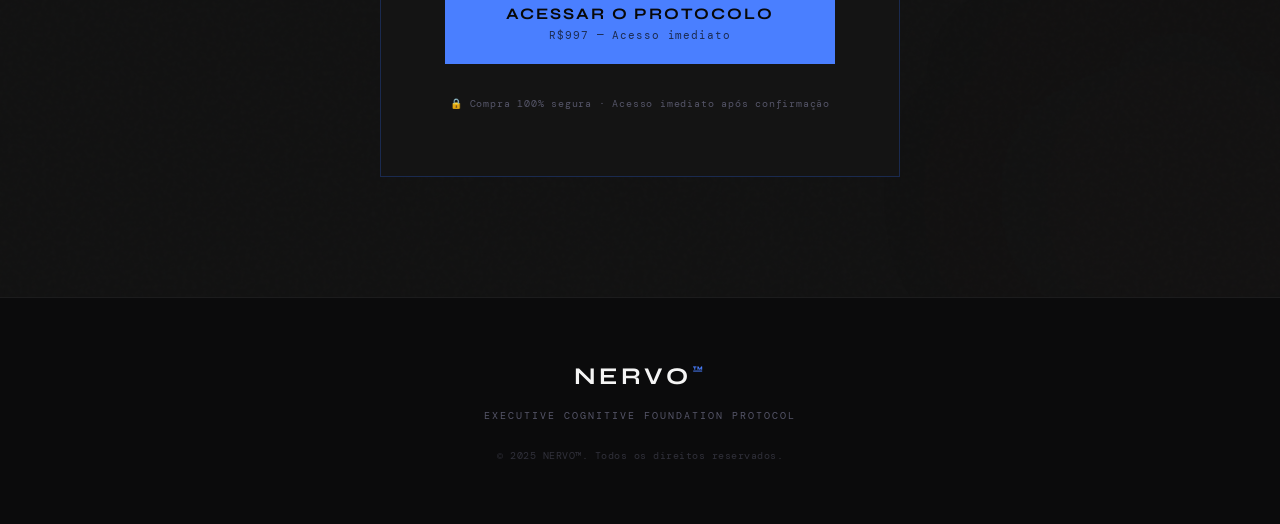
<file: nervo1.html>
<!DOCTYPE html>
<html lang="pt-BR">
<head>
  <meta charset="UTF-8" />
  <meta name="viewport" content="width=device-width, initial-scale=1.0" />
  <title>NERVO™ — Executive Cognitive Foundation Protocol</title>
  <meta name="description" content="Protocolo preventivo para estabilizar a mente executiva sob pressão. Infraestrutura cognitiva para líderes." />
  <link rel="stylesheet" href="style.css" />
  <link rel="preconnect" href="https://fonts.googleapis.com" />
  <link rel="preconnect" href="https://fonts.gstatic.com" crossorigin />
  <link href="https://fonts.googleapis.com/css2?family=Cormorant+Garamond:ital,wght@0,300;0,400;0,500;0,600;1,300;1,400&family=DM+Mono:wght@300;400;500&family=Syne:wght@400;500;600;700;800&display=swap" rel="stylesheet" />
</head>
<body>

  <!-- CURSOR -->
  <div class="cursor" id="cursor"></div>
  <div class="cursor-trail" id="cursorTrail"></div>

  <!-- PROGRESS BAR -->
  <div class="scroll-progress" id="scrollProgress"></div>

  <!-- NAV -->
  <nav class="nav" id="nav">
    <div class="nav-inner">
      <div class="nav-logo">NERVO<span class="tm">™</span></div>
      <a href="#checkout" class="nav-cta">Acessar — R$997</a>
    </div>
  </nav>

  <!-- HERO -->
  <section class="hero" id="hero">
    <div class="hero-bg">
      <div class="hero-grid"></div>
      <div class="hero-orb hero-orb-1"></div>
      <div class="hero-orb hero-orb-2"></div>
      <div class="noise"></div>
    </div>
    <div class="hero-content">
      <div class="hero-eyebrow reveal">
        <span class="dot"></span>
        <span>Protocolo Executivo</span>
        <span class="dot"></span>
      </div>
      <h1 class="hero-title reveal">
        <span class="line">Clareza Mental</span>
        <em class="line">Sob Pressão</em>
      </h1>
      <p class="hero-sub reveal">Grandes decisões exigem uma mente estável.</p>
      <p class="hero-body reveal">
        Quando decisões importantes dependem de você,<br>
        sua mente precisa permanecer clara.
      </p>
      <div class="hero-tags reveal">
        <span class="tag">Aplicação privada</span>
        <span class="tag-div">·</span>
        <span class="tag">Protocolo estruturado</span>
        <span class="tag-div">·</span>
        <span class="tag">Acesso imediato</span>
      </div>
      <a href="#checkout" class="btn-primary reveal">
        <span>Acessar o Protocolo</span>
        <span class="btn-price">R$997</span>
        <span class="btn-arrow">→</span>
      </a>
    </div>
    <div class="hero-scroll">
      <span>Rolar para descobrir</span>
      <div class="scroll-line"></div>
    </div>
  </section>

  <!-- PROBLEM -->
  <section class="section problem" id="problem">
    <div class="container">
      <div class="problem-header reveal">
        <p class="section-label">O Problema</p>
        <h2 class="section-title">A maioria dos líderes não falha<br><em>por causa da estratégia.</em></h2>
      </div>
      <div class="problem-body reveal">
        <p class="problem-lead">
          Eles falham porque sua mente<br>
          <strong>degrada sob pressão contínua.</strong>
        </p>
      </div>
      <div class="problem-items">
        <div class="problem-item reveal">
          <div class="p-icon">01</div>
          <p>A fadiga decisória <strong>aumenta.</strong></p>
        </div>
        <div class="problem-item reveal">
          <div class="p-icon">02</div>
          <p>O ruído mental <strong>se acumula.</strong></p>
        </div>
        <div class="problem-item reveal">
          <div class="p-icon">03</div>
          <p>A reatividade <strong>cresce.</strong></p>
        </div>
      </div>
      <div class="problem-conclusion reveal">
        <p>O desempenho não desaparece.</p>
        <p class="emphasis">Ele se degrada.</p>
      </div>
    </div>
  </section>

  <!-- INSIGHT -->
  <section class="section insight" id="insight">
    <div class="container">
      <div class="insight-split">
        <div class="insight-left reveal">
          <p class="section-label">O Paradoxo</p>
          <h2 class="section-title">A maioria dos programas<br>de liderança ensina estratégia.</h2>
          <div class="insight-list">
            <span>Planejamento.</span>
            <span>Execução.</span>
            <span>Gestão.</span>
          </div>
        </div>
        <div class="insight-right reveal">
          <div class="insight-card">
            <p class="insight-card-label">Mas quase ninguém protege</p>
            <p class="insight-card-big">o sistema que torna<br>tudo isso possível.</p>
            <p class="insight-card-accent">A mente que decide.</p>
          </div>
        </div>
      </div>
    </div>
  </section>

  <!-- COGNITIVE DRIFT -->
  <section class="section drift" id="drift">
    <div class="container">
      <div class="drift-intro reveal">
        <p class="section-label">O Fenômeno</p>
        <p class="drift-intro-text">Sob pressão contínua, ocorre algo silencioso.</p>
        <p class="drift-sub">Uma degradação progressiva da precisão mental.</p>
        <p class="drift-sub">Esse fenômeno tem um nome.</p>
      </div>
      <div class="drift-name reveal">
        <div class="drift-term">
          <span class="drift-word">Cognitive</span>
          <span class="drift-word accent">Drift</span>
        </div>
        <div class="drift-line"></div>
        <p class="drift-def">A perda gradual da clareza mental sob pressão.</p>
      </div>
      <div class="drift-symptoms reveal">
        <p class="symptoms-lead">Ele se manifesta antes que você perceba:</p>
        <div class="symptoms-grid">
          <div class="symptom">
            <div class="symptom-dot"></div>
            <p>micro-reatividade</p>
          </div>
          <div class="symptom">
            <div class="symptom-dot"></div>
            <p>pensamento acelerado</p>
          </div>
          <div class="symptom">
            <div class="symptom-dot"></div>
            <p>loops internos de antecipação</p>
          </div>
          <div class="symptom">
            <div class="symptom-dot"></div>
            <p>fadiga decisória acumulada</p>
          </div>
        </div>
      </div>
      <div class="drift-cta reveal">
        <p>A maioria dos líderes tenta melhorar a estratégia.</p>
        <p class="emphasis">Muito poucos protegem a mente que a cria.</p>
        <a href="#checkout" class="btn-secondary">Acessar o Protocolo — R$997 →</a>
      </div>
    </div>
  </section>

  <!-- NERVO INTRO -->
  <section class="section nervo-intro" id="nervo">
    <div class="nervo-bg">
      <div class="nervo-orb"></div>
      <div class="noise"></div>
    </div>
    <div class="container">
      <div class="nervo-header reveal">
        <div class="nervo-logo-big">NERVO<span class="tm">™</span></div>
        <p class="nervo-tagline">Um protocolo preventivo projetado para estabilizar<br>a mente executiva sob pressão.</p>
      </div>
      <div class="nervo-not reveal">
        <p class="not-label">NERVO™ não é:</p>
        <div class="not-grid">
          <div class="not-item crossed">motivação</div>
          <div class="not-item crossed">terapia</div>
          <div class="not-item crossed">coaching</div>
        </div>
      </div>
      <div class="nervo-is reveal">
        <p class="is-text">NERVO™ é</p>
        <p class="is-big">infraestrutura cognitiva<br>para liderança.</p>
      </div>
      <div class="nervo-cta reveal">
        <a href="#checkout" class="btn-primary">
          <span>Acessar o Protocolo</span>
          <span class="btn-price">R$997</span>
          <span class="btn-arrow">→</span>
        </a>
      </div>
    </div>
  </section>

  <!-- AIS SYSTEM -->
  <section class="section ais" id="ais">
    <div class="container">
      <div class="ais-header reveal">
        <p class="section-label">O Motor</p>
        <div class="ais-brand">
          <span class="ais-tag">Movido por AIS™</span>
          <h2 class="ais-full">Autopilot Interruption Sequence</h2>
        </div>
        <p class="ais-desc">Um sistema estruturado de micro-intervenção que interrompe o Cognitive Drift em tempo real.</p>
        <p class="ais-result">A precisão substitui a reatividade.</p>
      </div>
      <div class="ais-sequence">
        <p class="seq-label reveal">A sequência</p>
        <div class="seq-steps">
          <div class="seq-step reveal" data-step="01">
            <div class="step-num">01</div>
            <div class="step-body">
              <h3 class="step-title">Reconhecer</h3>
              <p class="step-desc">Identifique o padrão cognitivo que está surgindo.</p>
            </div>
            <div class="step-connector"></div>
          </div>
          <div class="seq-step reveal" data-step="02">
            <div class="step-num">02</div>
            <div class="step-body">
              <h3 class="step-title">Nomear</h3>
              <p class="step-desc">Dê linguagem clara ao que está acontecendo internamente.</p>
            </div>
            <div class="step-connector"></div>
          </div>
          <div class="seq-step reveal" data-step="03">
            <div class="step-num">03</div>
            <div class="step-body">
              <h3 class="step-title">Interromper</h3>
              <p class="step-desc">Quebre o loop automático antes que ele degrade sua clareza mental.</p>
            </div>
            <div class="step-connector"></div>
          </div>
          <div class="seq-step reveal" data-step="04">
            <div class="step-num">04</div>
            <div class="step-body">
              <h3 class="step-title">Redirecionar</h3>
              <p class="step-desc">Restabeleça foco executivo e prossiga com a próxima ação deliberada.</p>
            </div>
          </div>
        </div>
      </div>
      <div class="ais-cta reveal">
        <a href="#checkout" class="btn-secondary">Acessar o Protocolo — R$997 →</a>
      </div>
    </div>
  </section>

  <!-- PROTOCOL STRUCTURE -->
  <section class="section protocol" id="protocol">
    <div class="container">
      <div class="protocol-header reveal">
        <p class="section-label">Estrutura do Protocolo</p>
        <h2 class="section-title">Três dias.<br><em>Aplicação estruturada.</em></h2>
        <p class="protocol-sub">Cada sessão atua em uma camada da arquitetura cognitiva.</p>
      </div>
      <div class="days-grid">
        <div class="day-card reveal" data-day="01">
          <div class="day-header">
            <span class="day-num">Dia 01</span>
            <span class="day-duration">1h 30min</span>
          </div>
          <h3 class="day-title">Disrupção</h3>
          <p class="day-desc">Interrompa padrões cognitivos automáticos.</p>
          <p class="day-body">Quebre os loops mentais que drenam sua capacidade decisória.</p>
          <div class="day-bar"><div class="day-fill" style="width:0%" data-width="33%"></div></div>
        </div>
        <div class="day-card reveal" data-day="02">
          <div class="day-header">
            <span class="day-num">Dia 02</span>
            <span class="day-duration">1h 30min</span>
          </div>
          <h3 class="day-title">Estabilização</h3>
          <p class="day-desc">Estabilize sua resposta à pressão.</p>
          <p class="day-body">Construa resiliência cognitiva ativa para ambientes de alta demanda.</p>
          <div class="day-bar"><div class="day-fill" style="width:0%" data-width="66%"></div></div>
        </div>
        <div class="day-card reveal" data-day="03">
          <div class="day-header">
            <span class="day-num">Dia 03</span>
            <span class="day-duration">1h 30min</span>
          </div>
          <h3 class="day-title">Integração</h3>
          <p class="day-desc">Integre estabilidade cognitiva à sua rotina de liderança.</p>
          <p class="day-body">O protocolo passa a fazer parte da sua arquitetura executiva.</p>
          <div class="day-bar"><div class="day-fill" style="width:0%" data-width="100%"></div></div>
        </div>
      </div>
      <div class="duration-note reveal">
        <span class="duration-icon">⏱</span>
        <span>Duração total: <strong>5 horas</strong> — 1h30min + 30min por dia durante 3 dias</span>
      </div>
    </div>
  </section>

  <!-- INCLUDES -->
  <section class="section includes" id="includes">
    <div class="container">
      <div class="includes-header reveal">
        <p class="section-label">O que está incluído</p>
        <h2 class="section-title">NERVO™ Executive Cognitive<br><em>Foundation Protocol</em></h2>
      </div>
      <div class="includes-grid">
        <div class="include-item reveal"><span class="inc-icon">◈</span><p>três sessões executivas estruturadas</p></div>
        <div class="include-item reveal"><span class="inc-icon">⊞</span><p>sistema de controle cognitivo AIS™</p></div>
        <div class="include-item reveal"><span class="inc-icon">◻</span><p>exercícios práticos e simulações</p></div>
        <div class="include-item reveal"><span class="inc-icon">◎</span><p>guia de aplicação</p></div>
        <div class="include-item reveal"><span class="inc-icon">▣</span><p>PDF completo do protocolo</p></div>
      </div>
      <div class="access-note reveal"><span>Acesso privado.</span></div>
    </div>
  </section>

  <!-- COST -->
  <section class="section cost" id="cost">
    <div class="container">
      <div class="cost-inner reveal">
        <p class="section-label">O Custo da Inação</p>
        <p class="cost-lead">Uma decisão tomada sob fadiga mental pode custar:</p>
        <div class="cost-items">
          <div class="cost-item"><span class="cost-bullet">•</span><p>meses de trabalho</p></div>
          <div class="cost-item"><span class="cost-bullet">•</span><p>oportunidades estratégicas</p></div>
          <div class="cost-item"><span class="cost-bullet">•</span><p>milhões em valor empresarial</p></div>
        </div>
        <div class="cost-divider"></div>
        <p class="cost-contrast">A maioria dos líderes tenta melhorar sua estratégia.</p>
        <p class="cost-call">Torne-se o líder que mantém<br><strong>clareza quando todos estão sob pressão.</strong></p>
      </div>
    </div>
  </section>

  <!-- CHECKOUT -->
  <section class="section checkout" id="checkout">
    <div class="checkout-bg">
      <div class="co-orb co-orb-1"></div>
      <div class="co-orb co-orb-2"></div>
      <div class="noise"></div>
    </div>
    <div class="container">
      <div class="checkout-inner">
        <div class="co-header reveal">
          <p class="co-kicker">A qualidade da liderança depende da estabilidade da mente que decide.</p>
          <div class="co-logo">NERVO<span class="tm">™</span></div>
          <p class="co-sub">Executive Cognitive Foundation Protocol</p>
        </div>
        <div class="co-card reveal">
          <div class="co-price-block">
            <span class="co-price">R$997</span>
            <span class="co-terms">Pagamento único · Acesso vitalício</span>
          </div>
          <div class="co-features">
            <div class="co-feat"><span class="feat-check">✓</span><span>Aplicação privada</span></div>
            <div class="co-feat"><span class="feat-check">✓</span><span>Acesso imediato</span></div>
            <div class="co-feat"><span class="feat-check">✓</span><span>Pagamento seguro</span></div>
          </div>
          <button class="btn-checkout" id="checkoutBtn">
            <span class="btn-checkout-text">Acessar o Protocolo</span>
            <span class="btn-checkout-sub">R$997 — Acesso imediato</span>
          </button>
          <p class="co-guarantee">🔒 Compra 100% segura · Acesso imediato após confirmação</p>
        </div>
      </div>
    </div>
  </section>

  <!-- FOOTER -->
  <footer class="footer">
    <div class="container">
      <div class="footer-inner">
        <div class="footer-brand">NERVO<span class="tm">™</span></div>
        <p class="footer-tagline">Executive Cognitive Foundation Protocol</p>
        <p class="footer-legal">© 2025 NERVO™. Todos os direitos reservados.</p>
      </div>
    </div>
  </footer>

  <!-- MODAL — clique em "Continuar para Pagamento" redireciona para pagamento.html -->
  <div class="modal-overlay" id="modalOverlay">
    <div class="modal">
      <button class="modal-close" id="modalClose">✕</button>
      <div class="modal-content">
        <div class="modal-logo">NERVO<span class="tm">™</span></div>
        <p class="modal-title">Acessar o Protocolo</p>
        <p class="modal-desc">Você será direcionado para a página de pagamento seguro.</p>
        <div class="modal-price">R$997</div>
        <p class="modal-terms">Pagamento único · Acesso vitalício</p>
        <a href="pagamento.html" class="btn-modal">Continuar para Pagamento →</a>
        <p class="modal-secure">🔒 Ambiente seguro — SSL certificado</p>
      </div>
    </div>
  </div>

  <script src="scritpt.js"></script>
</body>
</html>
</file>
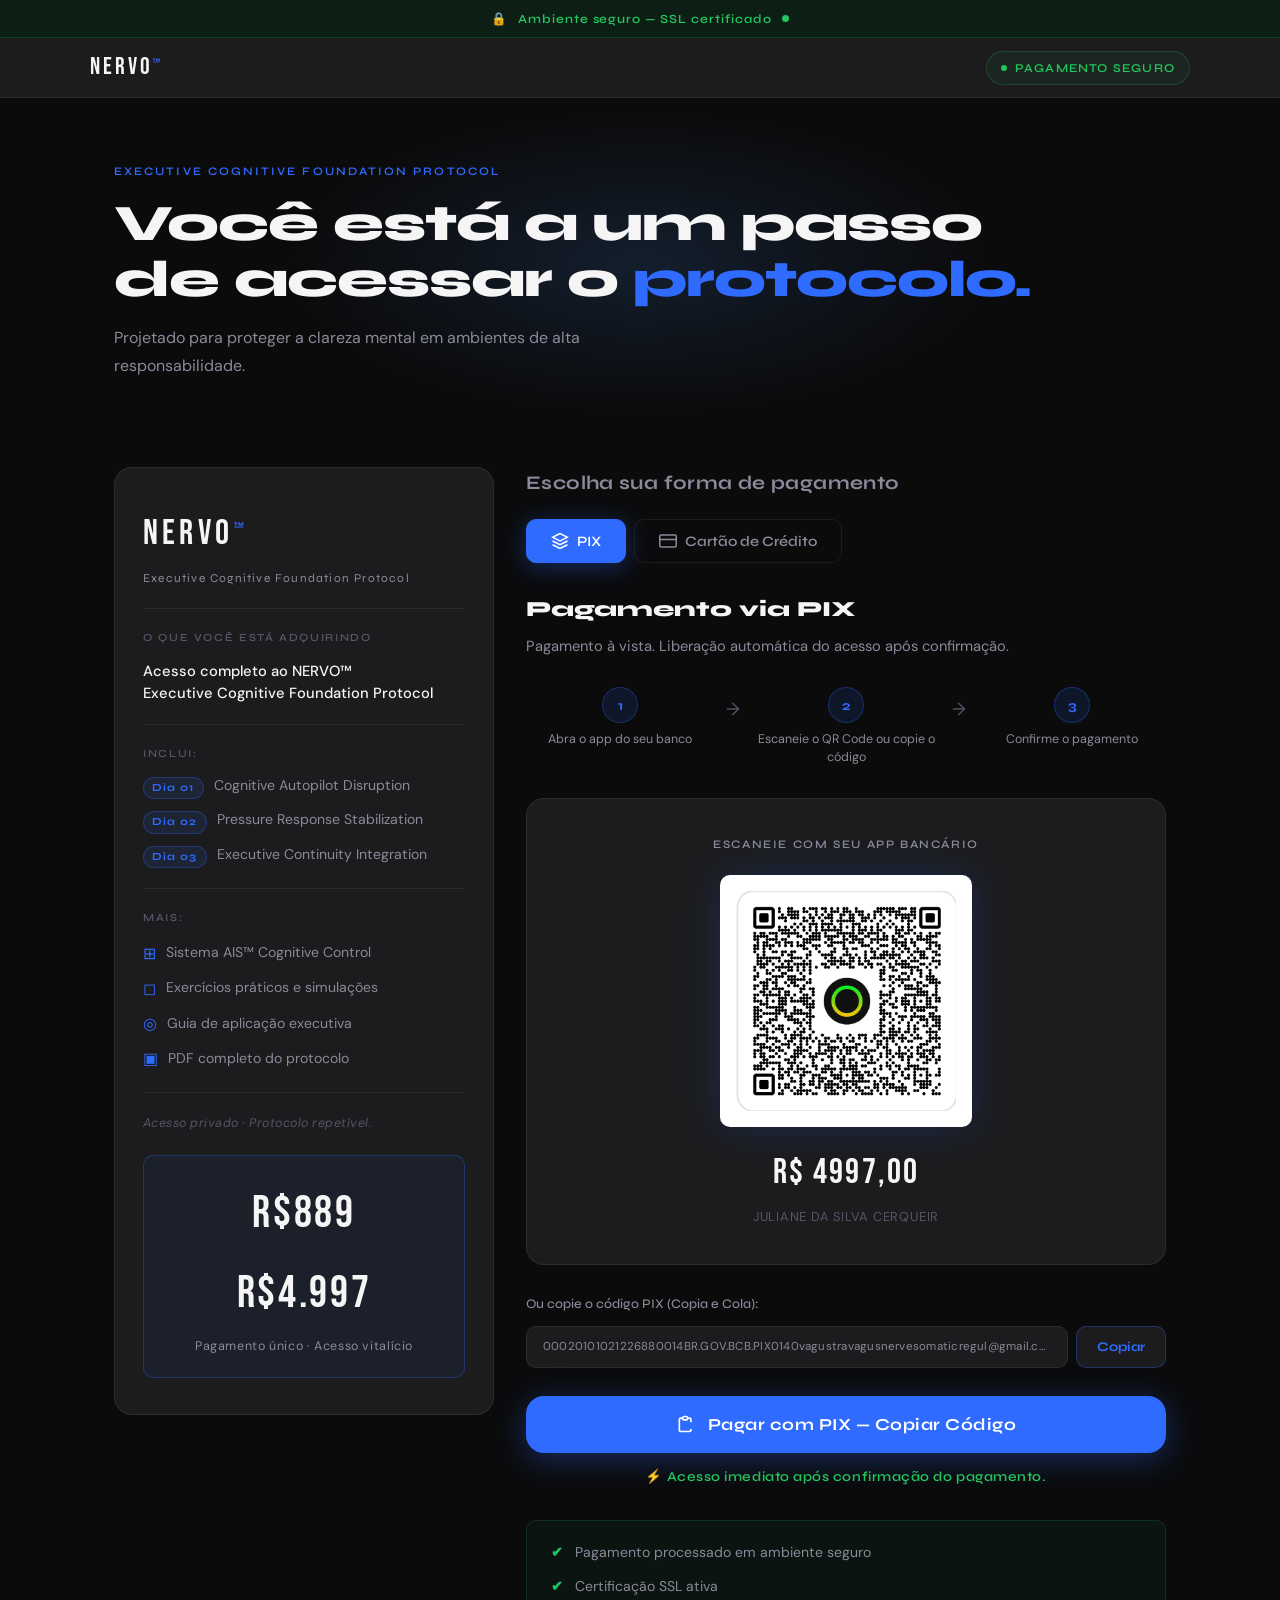
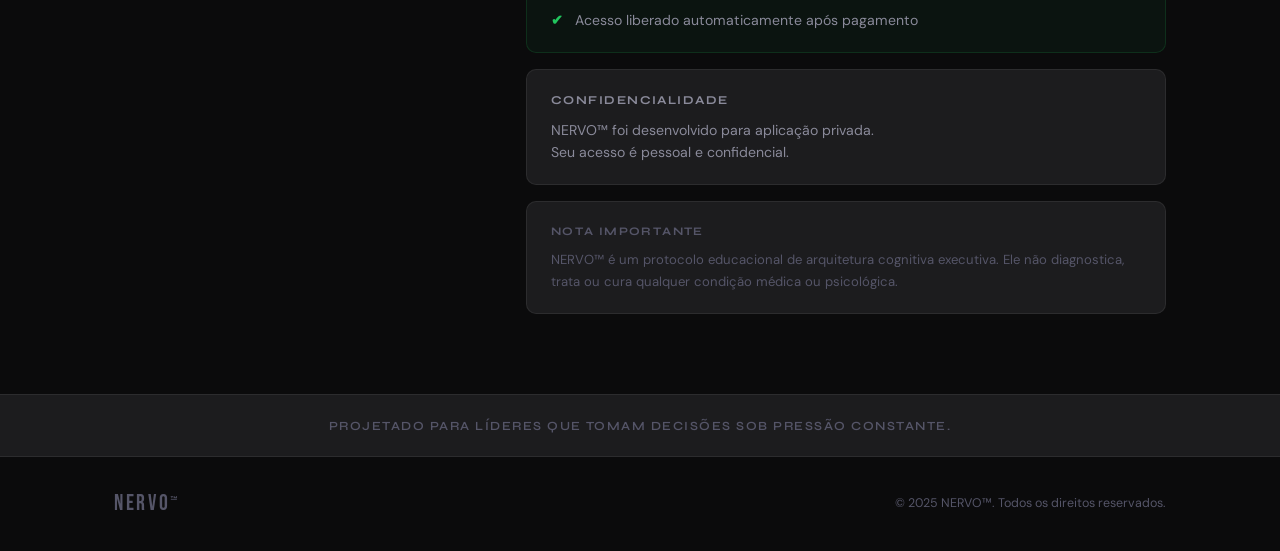
<file: pagamento.html>
<!DOCTYPE html>
<html lang="pt-BR">
<head>
  <meta charset="UTF-8" />
  <meta name="viewport" content="width=device-width, initial-scale=1.0" />
  <meta name="description" content="NERVO™ — Pagamento Seguro. Executive Cognitive Foundation Protocol." />
  <title>Pagamento Seguro — NERVO™</title>
  <link rel="stylesheet" href="pagamento.css" />
  <link rel="preconnect" href="https://fonts.googleapis.com" />
  <link rel="preconnect" href="https://fonts.gstatic.com" crossorigin />
  <link href="https://fonts.googleapis.com/css2?family=Syne:wght@400;600;700;800&family=DM+Sans:ital,opsz,wght@0,9..40,300;0,9..40,400;0,9..40,500;1,9..40,300&family=Bebas+Neue&display=swap" rel="stylesheet" />

</head>
<body>

  <!-- SECURITY TOP BAR -->
  <div class="security-bar">
    <span>🔒</span>
    <span>Ambiente seguro — SSL certificado</span>
    <span class="ssl-pulse"></span>
  </div>

  <!-- NAV -->
  <nav class="pay-nav">
    <div class="pay-nav-inner">
      <a href="index.html" class="pay-nav-logo" title="Voltar">NERVO<sup>™</sup></a>
      <div class="pay-secure-badge">
        <span class="badge-dot"></span>
        Pagamento Seguro
      </div>
    </div>
  </nav>

  <!-- HERO -->
  <div class="pay-hero">
    <div class="pay-hero-glow"></div>
    <div class="container">
      <p class="pay-hero-eyebrow reveal">Executive Cognitive Foundation Protocol</p>
      <h1 class="pay-hero-title reveal">
        Você está a um passo<br/>de acessar o <span class="text-accent">protocolo.</span>
      </h1>
      <p class="pay-hero-desc reveal">
        Projetado para proteger a clareza mental em ambientes de alta responsabilidade.
      </p>
    </div>
  </div>

  <!-- MAIN -->
  <main class="pay-main">
    <div class="container pay-grid">

      <!-- ── LEFT: RESUMO ── -->
      <aside class="pay-summary">
        <div class="summary-card reveal">
          <div class="sc-logo">NERVO<sup>™</sup></div>
          <div class="sc-subtitle">Executive Cognitive Foundation Protocol</div>

          <div class="sc-divider"></div>

          <p class="sc-section-label">O que você está adquirindo</p>
          <p class="sc-product">Acesso completo ao NERVO™<br/>Executive Cognitive Foundation Protocol</p>

          <div class="sc-divider"></div>

          <p class="sc-section-label">Inclui:</p>
          <ul class="sc-days">
            <li>
              <span class="sc-day-num">Dia 01</span>
              <span>Cognitive Autopilot Disruption</span>
            </li>
            <li>
              <span class="sc-day-num">Dia 02</span>
              <span>Pressure Response Stabilization</span>
            </li>
            <li>
              <span class="sc-day-num">Dia 03</span>
              <span>Executive Continuity Integration</span>
            </li>
          </ul>

          <div class="sc-divider"></div>

          <p class="sc-section-label">Mais:</p>
          <ul class="sc-extras">
            <li><span>⊞</span> Sistema AIS™ Cognitive Control</li>
            <li><span>◻</span> Exercícios práticos e simulações</li>
            <li><span>◎</span> Guia de aplicação executiva</li>
            <li><span>▣</span> PDF completo do protocolo</li>
          </ul>

          <div class="sc-divider"></div>

          <p class="sc-access-note">Acesso privado · Protocolo repetível.</p>

          <div class="sc-price-block">
            <div class="sc-price">R$4.997</div>
            <div class="sc-price">R$4.997</div>
            <div class="sc-price-note">Pagamento único · Acesso vitalício</div>
          </div>
        </div>
      </aside>

      <!-- ── RIGHT: PAGAMENTO ── -->
      <section class="pay-options">

        <h2 class="pay-options-title reveal">Escolha sua forma de pagamento</h2>

        <!-- TABS -->
        <div class="pay-tabs reveal">
          <button class="pay-tab active" data-tab="pix" onclick="switchTab('pix')">
            <svg width="18" height="18" viewBox="0 0 24 24" fill="none" stroke="currentColor" stroke-width="2"><path d="M12 2L2 7l10 5 10-5-10-5zM2 17l10 5 10-5M2 12l10 5 10-5"/></svg>
            PIX
          </button>
          <button class="pay-tab" data-tab="card" onclick="switchTab('card')">
            <svg width="18" height="18" viewBox="0 0 24 24" fill="none" stroke="currentColor" stroke-width="2"><rect x="1" y="4" width="22" height="16" rx="2"/><line x1="1" y1="10" x2="23" y2="10"/></svg>
            Cartão de Crédito
          </button>
        </div>

        <!-- PIX PANEL -->
        <div class="pay-panel active" id="panel-pix">

          <div class="panel-info reveal">
            <h3 class="panel-title">Pagamento via PIX</h3>
            <p class="panel-desc">Pagamento à vista. Liberação automática do acesso após confirmação.</p>
          </div>

          <div class="pix-steps-row reveal">
            <div class="pix-step-item">
              <div class="ps-num">1</div>
              <div class="ps-text">Abra o app do seu banco</div>
            </div>
            <div class="ps-arrow">→</div>
            <div class="pix-step-item">
              <div class="ps-num">2</div>
              <div class="ps-text">Escaneie o QR Code ou copie o código</div>
            </div>
            <div class="ps-arrow">→</div>
            <div class="pix-step-item">
              <div class="ps-num">3</div>
              <div class="ps-text">Confirme o pagamento</div>
            </div>
          </div>

          <div class="pix-qr-section reveal">
            <p class="qr-label">Escaneie com seu app bancário</p>
            <div class="qr-frame">
              <img
                src="nervopix.png"
                alt="QR Code PIX NERVO™ — R$4997"
                class="qr-img"
                width="220"
                height="220"
              />
            </div>
            <div class="qr-amount">R$ 4997,00</div>
            <div class="qr-name">JULIANE DA SILVA CERQUEIR</div>
          </div>

          <div class="pix-code-section reveal">
            <p class="pix-code-label">Ou copie o código PIX (Copia e Cola):</p>
            <div class="pix-copy-row">
              <input
                type="text"
                id="pixCodeInput"
                class="pix-code-input"
                readonly
                value="00020101021226880014BR.GOV.BCB.PIX0140vagustravagusnervesomaticregul@gmail.com0222Pagamento vastraneuror52040000530398654074997.005802BR5925JULIANE DA SILVA CERQUEIR6015SAO GONCALO DOS62290525QRCCD3qOHoc58FKhVvviQl4Xs63042092"
              />
              <button class="btn-copy-pix" id="copyPixBtn" onclick="copyPix()">
                <span id="copyPixText">Copiar</span>
              </button>
            </div>
          </div>

          <button
             class="btn-pay btn-pay--pix reveal"
             onclick="copyPixAndConfirm()">
            <svg width="20" height="20" viewBox="0 0 24 24" fill="none" stroke="currentColor" stroke-width="2"><path d="M8 5H6a2 2 0 00-2 2v12a2 2 0 002 2h10a2 2 0 002-2v-1M8 5a2 2 0 002 2h2a2 2 0 002-2M8 5a2 2 0 012-2h2a2 2 0 012 2m0 0h2a2 2 0 012 2v3"/></svg>
            <span id="pixBtnText">Pagar com PIX — Copiar Código</span>
          </button>

          <p class="pay-instant-note reveal">
            ⚡ Acesso imediato após confirmação do pagamento.
          </p>
        </div>

        <!-- CARD PANEL -->
        <div class="pay-panel" id="panel-card">

          <div class="panel-info reveal">
            <h3 class="panel-title">Cartão de Crédito</h3>
            <p class="panel-desc">Parcele em até 10x no cartão. Acesso liberado após confirmação.</p>
          </div>

          <div class="card-parcels reveal">
            <div class="parcel-grid">
              <div class="parcel-item parcel-best">
                <div class="parcel-label">À vista</div>
                <div class="parcel-val">R$ 4997,00</div>
                <div class="parcel-badge">Melhor opção</div>
              </div>
              <div class="parcel-item">
                <div class="parcel-label">2× de</div>
                <div class="parcel-val">R$ 2498,50</div>
              </div>
              <div class="parcel-item">
                <div class="parcel-label">5× de</div>
                <div class="parcel-val">R$ 999,40</div>
              </div>
              <div class="parcel-item">
                <div class="parcel-label">10× de</div>
                <div class="parcel-val">R$ 499,70</div>
              </div>
            </div>
            <p class="parcel-note">* Parcelamento sujeito aos juros da operadora do cartão.</p>
          </div>

          <a href="https://link.infinitepay.io/vastraneuroregulacaoltda/VC1DLUMtUg-MNGHHWVKV-4997,00"
             target="_blank"
             rel="noopener noreferrer"
             class="btn-pay btn-pay--card reveal">
            Pagar com Cartão
            <svg viewBox="0 0 24 24" fill="none" stroke="currentColor" stroke-width="2"><path d="M5 12h14M12 5l7 7-7 7"/></svg>
          </a>

          <p class="pay-instant-note reveal">
            ⚡ Acesso imediato após confirmação do pagamento.
          </p>
        </div>

        <!-- SEGURANÇA -->
        <div class="security-block reveal">
          <div class="sec-row">
            <span class="sec-check">✔</span>
            <span>Pagamento processado em ambiente seguro</span>
          </div>
          <div class="sec-row">
            <span class="sec-check">✔</span>
            <span>Certificação SSL ativa</span>
          </div>
          <div class="sec-row">
            <span class="sec-check">✔</span>
            <span>Acesso liberado automaticamente após pagamento</span>
          </div>
        </div>

        <!-- CONFIDENCIALIDADE -->
        <div class="conf-block reveal">
          <p class="conf-title">Confidencialidade</p>
          <p class="conf-text">
            NERVO™ foi desenvolvido para aplicação privada.<br/>
            Seu acesso é pessoal e confidencial.
          </p>
        </div>

        <!-- NOTA LEGAL -->
        <div class="legal-block reveal">
          <p class="legal-label">Nota importante</p>
          <p class="legal-text">
            NERVO™ é um protocolo educacional de arquitetura cognitiva executiva.
            Ele não diagnostica, trata ou cura qualquer condição médica ou psicológica.
          </p>
        </div>

      </section>
    </div>
  </main>

  <!-- RODAPÉ PSICOLÓGICO -->
  <div class="psych-bar">
    <div class="container">
      <p>Projetado para líderes que tomam decisões sob pressão constante.</p>
    </div>
  </div>

  <!-- FOOTER -->
  <footer class="pay-footer">
    <div class="container pay-footer-inner">
      <span class="f-logo">NERVO<sup>™</sup></span>
      <p class="f-copy">© 2025 NERVO™. Todos os direitos reservados.</p>
    </div>
  </footer>

  <script src="pagamento.js"></script>
</body>
</html>
</file>
<file: style.css>
/* ============================================
   NERVO™ — Executive Cognitive Foundation Protocol
   CSS — Refined Dark Luxury Aesthetic
   ============================================ */

/* === RESET & ROOT === */
*, *::before, *::after {
  box-sizing: border-box;
  margin: 0;
  padding: 0;
}

:root {
  --bg: #0B0B0C;
  --bg-2: #0d0d0d;
  --bg-3: #111111;
  --surface: #141414;
  --surface-2: #1a1a1a;
  --border: rgba(255,255,255,0.07);
  --border-strong: rgba(47,107,255,0.25);

  --text: #F5F5F5;
  --text-2: #8A8A9A;
  --text-3: #555568;

  --gold: #4a7fff;
  --gold-2: #2F6BFF;
  --gold-3: #2F6BFF;
  --gold-glow: rgba(200, 169, 110, 0.15);

  --red-accent: #8b3a3a;
  --white: #ffffff;

  --font-display: 'Cormorant Garamond', Georgia, serif;
  --font-sans: 'Syne', sans-serif;
  --font-mono: 'DM Mono', monospace;

  --radius: 2px;
  --radius-lg: 4px;

  --transition: 0.4s cubic-bezier(0.16, 1, 0.3, 1);
  --transition-fast: 0.2s ease;
}

html {
  scroll-behavior: smooth;
  -webkit-font-smoothing: antialiased;
}

body {
  background: var(--bg);
  color: var(--text);
  font-family: var(--font-sans);
  font-size: 16px;
  line-height: 1.6;
  overflow-x: hidden;
  cursor: auto;
}

/* === CUSTOM CURSOR — DESATIVADO === */
.cursor,
.cursor-trail {
  display: none !important;
}

/* === SCROLL PROGRESS === */
.scroll-progress {
  position: fixed;
  top: 0;
  left: 0;
  height: 1px;
  background: linear-gradient(90deg, var(--gold-3), var(--gold), var(--gold-2));
  z-index: 1000;
  transform-origin: left;
  transform: scaleX(0);
  transition: transform 0.1s linear;
}

/* === NAVIGATION === */
.nav {
  position: fixed;
  top: 0;
  left: 0;
  right: 0;
  z-index: 100;
  padding: 20px 40px;
  transition: var(--transition), padding var(--transition);
}

.nav.scrolled {
  background: rgba(8, 8, 8, 0.95);
  backdrop-filter: blur(20px);
  -webkit-backdrop-filter: blur(20px);
  padding: 14px 40px;
  border-bottom: 1px solid var(--border);
}

.nav-inner {
  max-width: 1200px;
  margin: 0 auto;
  display: flex;
  align-items: center;
  justify-content: space-between;
}

.nav-logo {
  font-family: var(--font-sans);
  font-size: 18px;
  font-weight: 700;
  letter-spacing: 0.12em;
  color: var(--text);
}

.tm {
  font-size: 0.55em;
  vertical-align: super;
  color: var(--gold);
  font-weight: 400;
}

.nav-cta {
  font-family: var(--font-mono);
  font-size: 12px;
  letter-spacing: 0.08em;
  color: var(--gold);
  border: 1px solid rgba(200,169,110,0.3);
  padding: 9px 20px;
  text-decoration: none;
  transition: all var(--transition-fast);
  background: transparent;
}

.nav-cta:hover {
  background: rgba(200,169,110,0.08);
  border-color: var(--gold);
  color: var(--gold-2);
}

.noise {
  position: absolute;
  inset: 0;
  background-image: url("data:image/svg+xml,%3Csvg viewBox='0 0 256 256' xmlns='http://www.w3.org/2000/svg'%3E%3Cfilter id='noise'%3E%3CfeTurbulence type='fractalNoise' baseFrequency='0.9' numOctaves='4' stitchTiles='stitch'/%3E%3C/filter%3E%3Crect width='100%25' height='100%25' filter='url(%23noise)' opacity='0.04'/%3E%3C/svg%3E");
  pointer-events: none;
  opacity: 0.4;
  z-index: 0;
}

.reveal {
  opacity: 0;
  transform: translateY(32px);
  transition: opacity 0.9s cubic-bezier(0.16, 1, 0.3, 1), transform 0.9s cubic-bezier(0.16, 1, 0.3, 1);
}

.reveal.visible {
  opacity: 1;
  transform: translateY(0);
}

/* === CONTAINER === */
.container {
  max-width: 1100px;
  margin: 0 auto;
  padding: 0 40px;
}

/* === SECTION BASE === */
.section {
  padding: 120px 0;
  position: relative;
}

/* === BUTTONS === */
.btn-primary {
  display: inline-flex;
  align-items: center;
  gap: 16px;
  background: var(--gold);
  color: #080808;
  padding: 18px 36px;
  text-decoration: none;
  font-family: var(--font-sans);
  font-size: 13px;
  font-weight: 600;
  letter-spacing: 0.1em;
  text-transform: uppercase;
  transition: all var(--transition-fast);
  border: none;
  cursor: pointer;
  position: relative;
  overflow: hidden;
}

.btn-primary::before {
  content: '';
  position: absolute;
  inset: 0;
  background: var(--gold-2);
  transform: scaleX(0);
  transform-origin: left;
  transition: transform 0.3s ease;
}

.btn-primary:hover::before {
  transform: scaleX(1);
}

.btn-primary > * {
  position: relative;
  z-index: 1;
}

.btn-price {
  font-family: var(--font-mono);
  font-size: 11px;
  background: rgba(0,0,0,0.15);
  padding: 3px 8px;
  letter-spacing: 0.06em;
}

.btn-arrow {
  font-size: 16px;
  transition: transform 0.2s ease;
}

.btn-primary:hover .btn-arrow {
  transform: translateX(4px);
}

.btn-secondary {
  display: inline-flex;
  align-items: center;
  gap: 8px;
  color: var(--gold);
  text-decoration: none;
  font-family: var(--font-mono);
  font-size: 12px;
  letter-spacing: 0.08em;
  border-bottom: 1px solid rgba(200,169,110,0.3);
  padding-bottom: 4px;
  transition: all var(--transition-fast);
}

.btn-secondary:hover {
  color: var(--gold-2);
  border-bottom-color: var(--gold);
}

/* === HERO === */
.hero {
  min-height: 100vh;
  display: flex;
  flex-direction: column;
  justify-content: center;
  align-items: center;
  text-align: center;
  padding: 120px 40px 80px;
  position: relative;
  overflow: hidden;
}

.hero-bg {
  position: absolute;
  inset: 0;
  z-index: 0;
}

.hero-grid {
  position: absolute;
  inset: 0;
  background-image:
    linear-gradient(rgba(200,169,110,0.04) 1px, transparent 1px),
    linear-gradient(90deg, rgba(200,169,110,0.04) 1px, transparent 1px);
  background-size: 60px 60px;
  mask-image: radial-gradient(ellipse 80% 80% at 50% 50%, black, transparent);
}

.hero-orb {
  position: absolute;
  border-radius: 50%;
  filter: blur(100px);
}

.hero-orb-1 {
  width: 600px;
  height: 600px;
  background: radial-gradient(circle, rgba(200,169,110,0.08) 0%, transparent 70%);
  top: -200px;
  left: 50%;
  transform: translateX(-50%);
  animation: orb-pulse 8s ease-in-out infinite;
}

.hero-orb-2 {
  width: 400px;
  height: 400px;
  background: radial-gradient(circle, rgba(139,58,58,0.06) 0%, transparent 70%);
  bottom: 0;
  right: -100px;
  animation: orb-pulse 10s ease-in-out infinite reverse;
}

@keyframes orb-pulse {
  0%, 100% { opacity: 0.6; transform: scale(1) translateX(-50%); }
  50% { opacity: 1; transform: scale(1.1) translateX(-50%); }
}

.hero-content {
  position: relative;
  z-index: 1;
  max-width: 800px;
  display: flex;
  flex-direction: column;
  align-items: center;
  gap: 28px;
}

.hero-eyebrow {
  display: flex;
  align-items: center;
  gap: 12px;
  font-family: var(--font-mono);
  font-size: 11px;
  letter-spacing: 0.2em;
  text-transform: uppercase;
  color: var(--gold);
}

.dot {
  width: 4px;
  height: 4px;
  background: var(--gold);
  border-radius: 50%;
}

.hero-title {
  font-family: var(--font-display);
  font-size: clamp(56px, 8vw, 96px);
  font-weight: 300;
  line-height: 1.05;
  letter-spacing: -0.01em;
}

.hero-title .line {
  display: block;
}

.hero-title em {
  font-style: italic;
  color: var(--gold);
  font-weight: 300;
}

.hero-sub {
  font-family: var(--font-display);
  font-size: clamp(20px, 2.5vw, 28px);
  font-weight: 300;
  font-style: italic;
  color: var(--text-2);
  max-width: 500px;
}

.hero-body {
  font-size: 17px;
  color: var(--text-2);
  line-height: 1.8;
  font-weight: 300;
}

.hero-tags {
  display: flex;
  align-items: center;
  gap: 12px;
  flex-wrap: wrap;
  justify-content: center;
}

.tag {
  font-family: var(--font-mono);
  font-size: 10px;
  letter-spacing: 0.12em;
  text-transform: uppercase;
  color: var(--text-3);
}

.tag-div {
  color: var(--text-3);
  opacity: 0.4;
}

.hero-scroll {
  position: absolute;
  bottom: 40px;
  left: 50%;
  transform: translateX(-50%);
  display: flex;
  flex-direction: column;
  align-items: center;
  gap: 12px;
  z-index: 1;
}

.hero-scroll span {
  font-family: var(--font-mono);
  font-size: 9px;
  letter-spacing: 0.2em;
  text-transform: uppercase;
  color: var(--text-3);
}

.scroll-line {
  width: 1px;
  height: 40px;
  background: linear-gradient(to bottom, var(--gold-3), transparent);
  animation: scroll-pulse 2s ease-in-out infinite;
}

@keyframes scroll-pulse {
  0%, 100% { opacity: 0.4; transform: scaleY(1); }
  50% { opacity: 1; transform: scaleY(1.3); }
}

/* === SECTION LABELS === */
.section-label {
  font-family: var(--font-mono);
  font-size: 10px;
  letter-spacing: 0.25em;
  text-transform: uppercase;
  color: var(--gold-3);
  margin-bottom: 20px;
  display: flex;
  align-items: center;
  gap: 12px;
}

.section-label::before {
  content: '';
  display: inline-block;
  width: 24px;
  height: 1px;
  background: var(--gold-3);
}

.section-title {
  font-family: var(--font-display);
  font-size: clamp(36px, 5vw, 62px);
  font-weight: 300;
  line-height: 1.15;
  letter-spacing: -0.01em;
}

.section-title em {
  font-style: italic;
  color: var(--gold);
}

/* === PROBLEM === */
.problem { background: var(--bg); }

.problem-header { margin-bottom: 60px; }

.problem-lead {
  font-family: var(--font-display);
  font-size: clamp(24px, 3vw, 36px);
  font-weight: 300;
  line-height: 1.5;
  color: var(--text-2);
  margin-bottom: 60px;
}

.problem-lead strong {
  color: var(--text);
  font-weight: 500;
}

.problem-items {
  display: grid;
  grid-template-columns: repeat(auto-fit, minmax(240px, 1fr));
  gap: 1px;
  background: var(--border);
  margin-bottom: 60px;
}

.problem-item {
  background: var(--bg);
  padding: 40px;
  display: flex;
  flex-direction: column;
  gap: 16px;
}

.p-icon {
  font-family: var(--font-mono);
  font-size: 11px;
  color: var(--gold-3);
  letter-spacing: 0.1em;
}

.problem-item p {
  font-size: 18px;
  font-family: var(--font-display);
  font-weight: 300;
  line-height: 1.4;
  color: var(--text-2);
}

.problem-item strong {
  color: var(--text);
  font-weight: 500;
}

.problem-conclusion {
  border-left: 1px solid var(--border-strong);
  padding-left: 32px;
}

.problem-conclusion p {
  font-family: var(--font-display);
  font-size: clamp(20px, 2.5vw, 30px);
  font-weight: 300;
  color: var(--text-2);
  line-height: 1.6;
}

.problem-conclusion .emphasis {
  font-style: italic;
  color: var(--gold);
  font-size: clamp(24px, 3vw, 40px);
  margin-top: 4px;
}

/* === INSIGHT === */
.insight {
  background: var(--bg-2);
  border-top: 1px solid var(--border);
  border-bottom: 1px solid var(--border);
}

.insight-split {
  display: grid;
  grid-template-columns: 1fr 1fr;
  gap: 80px;
  align-items: center;
}

.insight-list {
  display: flex;
  flex-direction: column;
  gap: 8px;
  margin-top: 32px;
}

.insight-list span {
  font-family: var(--font-display);
  font-size: 26px;
  font-weight: 300;
  color: var(--text-3);
  font-style: italic;
  transition: color var(--transition-fast);
}

.insight-list span:hover { color: var(--text-2); }

.insight-card {
  background: var(--surface);
  border: 1px solid var(--border-strong);
  padding: 52px;
  position: relative;
}

.insight-card::before {
  content: '';
  position: absolute;
  top: 0; left: 0; right: 0;
  height: 1px;
  background: linear-gradient(90deg, transparent, var(--gold), transparent);
}

.insight-card-label {
  font-family: var(--font-mono);
  font-size: 11px;
  color: var(--text-3);
  letter-spacing: 0.1em;
  margin-bottom: 20px;
}

.insight-card-big {
  font-family: var(--font-display);
  font-size: clamp(24px, 2.5vw, 34px);
  font-weight: 300;
  line-height: 1.35;
  color: var(--text);
  margin-bottom: 28px;
}

.insight-card-accent {
  font-family: var(--font-display);
  font-size: 22px;
  font-style: italic;
  color: var(--gold);
  font-weight: 400;
}

/* === DRIFT === */
.drift { background: var(--bg); }

.drift-intro { margin-bottom: 72px; }

.drift-intro-text {
  font-family: var(--font-display);
  font-size: clamp(26px, 3vw, 40px);
  font-weight: 300;
  color: var(--text-2);
  margin-bottom: 20px;
}

.drift-sub {
  font-family: var(--font-display);
  font-size: clamp(18px, 2vw, 26px);
  font-weight: 300;
  font-style: italic;
  color: var(--text-3);
  line-height: 1.7;
}

.drift-name {
  margin-bottom: 72px;
  padding: 60px 0;
  border-top: 1px solid var(--border);
  border-bottom: 1px solid var(--border);
}

.drift-term {
  display: flex;
  gap: 24px;
  align-items: baseline;
  margin-bottom: 28px;
  flex-wrap: wrap;
}

.drift-word {
  font-family: var(--font-display);
  font-size: clamp(52px, 8vw, 100px);
  font-weight: 300;
  letter-spacing: -0.02em;
  line-height: 1;
  color: var(--text-3);
}

.drift-word.accent {
  color: var(--gold);
  font-style: italic;
}

.drift-line {
  width: 60px;
  height: 1px;
  background: var(--gold-3);
  margin-bottom: 20px;
}

.drift-def {
  font-family: var(--font-display);
  font-size: clamp(20px, 2.5vw, 30px);
  font-weight: 300;
  font-style: italic;
  color: var(--text-2);
}

.symptoms-lead {
  font-size: 16px;
  color: var(--text-2);
  margin-bottom: 32px;
  font-family: var(--font-mono);
  letter-spacing: 0.05em;
}

.symptoms-grid {
  display: grid;
  grid-template-columns: repeat(auto-fit, minmax(200px, 1fr));
  gap: 24px;
  margin-bottom: 60px;
}

.symptom {
  display: flex;
  align-items: flex-start;
  gap: 16px;
}

.symptom-dot {
  width: 6px;
  height: 6px;
  background: var(--gold-3);
  border-radius: 50%;
  flex-shrink: 0;
  margin-top: 7px;
}

.symptom p {
  font-family: var(--font-display);
  font-size: 20px;
  font-weight: 300;
  font-style: italic;
  color: var(--text-2);
}

.drift-cta {
  border-left: 2px solid var(--gold-3);
  padding-left: 32px;
  display: flex;
  flex-direction: column;
  gap: 12px;
  align-items: flex-start;
}

.drift-cta p {
  font-family: var(--font-display);
  font-size: clamp(18px, 2vw, 24px);
  font-weight: 300;
  color: var(--text-2);
}

.drift-cta .emphasis {
  color: var(--text);
  font-style: italic;
  font-size: clamp(22px, 2.5vw, 30px);
  margin-bottom: 12px;
}

/* === NERVO INTRO === */
.nervo-intro {
  background: var(--bg-3);
  border-top: 1px solid var(--border);
  text-align: center;
  overflow: hidden;
}

.nervo-bg { position: absolute; inset: 0; }

.nervo-orb {
  position: absolute;
  width: 800px;
  height: 800px;
  border-radius: 50%;
  background: radial-gradient(circle, rgba(200,169,110,0.05) 0%, transparent 70%);
  top: 50%;
  left: 50%;
  transform: translate(-50%, -50%);
  filter: blur(80px);
  animation: orb-pulse-center 10s ease-in-out infinite;
}

@keyframes orb-pulse-center {
  0%, 100% { opacity: 0.5; transform: translate(-50%, -50%) scale(1); }
  50% { opacity: 1; transform: translate(-50%, -50%) scale(1.1); }
}

.nervo-intro .container {
  position: relative;
  z-index: 1;
  display: flex;
  flex-direction: column;
  align-items: center;
  gap: 64px;
}

.nervo-logo-big {
  font-family: var(--font-sans);
  font-size: clamp(52px, 8vw, 100px);
  font-weight: 800;
  letter-spacing: 0.15em;
  color: var(--text);
  line-height: 1;
}

.nervo-tagline {
  font-family: var(--font-display);
  font-size: clamp(18px, 2.5vw, 26px);
  font-weight: 300;
  font-style: italic;
  color: var(--text-2);
  line-height: 1.6;
  max-width: 600px;
  margin-top: 20px;
}

.nervo-not { width: 100%; }

.not-label {
  font-family: var(--font-mono);
  font-size: 11px;
  letter-spacing: 0.2em;
  text-transform: uppercase;
  color: var(--text-3);
  margin-bottom: 28px;
}

.not-grid {
  display: flex;
  gap: 32px;
  justify-content: center;
  flex-wrap: wrap;
}

.not-item {
  font-family: var(--font-display);
  font-size: clamp(20px, 2.5vw, 32px);
  font-weight: 300;
  color: var(--text-3);
  font-style: italic;
  position: relative;
}

.not-item.crossed::after {
  content: '';
  position: absolute;
  top: 50%;
  left: -8px;
  right: -8px;
  height: 1px;
  background: var(--red-accent);
  transform: scaleX(0);
  transition: transform 0.6s cubic-bezier(0.16, 1, 0.3, 1);
}

.not-item.crossed.visible::after { transform: scaleX(1); }

.nervo-is { text-align: center; }

.is-text {
  font-family: var(--font-mono);
  font-size: 12px;
  letter-spacing: 0.15em;
  color: var(--text-3);
  text-transform: uppercase;
  margin-bottom: 16px;
}

.is-big {
  font-family: var(--font-display);
  font-size: clamp(32px, 4.5vw, 60px);
  font-weight: 300;
  line-height: 1.2;
  color: var(--text);
}

/* === AIS === */
.ais { background: var(--bg); }

.ais-brand { margin-bottom: 24px; }

.ais-tag {
  display: inline-block;
  font-family: var(--font-mono);
  font-size: 10px;
  letter-spacing: 0.18em;
  text-transform: uppercase;
  color: var(--gold);
  border: 1px solid rgba(200,169,110,0.25);
  padding: 5px 14px;
  margin-bottom: 16px;
}

.ais-full {
  font-family: var(--font-display);
  font-size: clamp(32px, 4.5vw, 56px);
  font-weight: 300;
  font-style: italic;
  color: var(--text);
  line-height: 1.15;
}

.ais-desc {
  font-size: 18px;
  font-family: var(--font-display);
  font-weight: 300;
  color: var(--text-2);
  max-width: 600px;
  line-height: 1.7;
  margin-bottom: 12px;
}

.ais-result {
  font-family: var(--font-display);
  font-size: 22px;
  font-style: italic;
  color: var(--gold);
  margin-bottom: 72px;
}

.seq-label {
  font-family: var(--font-mono);
  font-size: 10px;
  letter-spacing: 0.2em;
  text-transform: uppercase;
  color: var(--text-3);
  margin-bottom: 40px;
}

.seq-steps {
  display: flex;
  flex-direction: column;
  gap: 0;
  position: relative;
}

.seq-step {
  display: flex;
  align-items: flex-start;
  gap: 36px;
  padding: 40px 0;
  border-top: 1px solid var(--border);
  position: relative;
  cursor: default;
  transition: background var(--transition-fast);
}

.seq-step:hover {
  background: var(--surface);
  padding-left: 24px;
  padding-right: 24px;
  margin: 0 -24px;
}

.seq-step:last-child { border-bottom: 1px solid var(--border); }

.step-num {
  font-family: var(--font-mono);
  font-size: 11px;
  color: var(--gold-3);
  letter-spacing: 0.12em;
  min-width: 36px;
  padding-top: 4px;
  flex-shrink: 0;
}

.step-body { flex: 1; }

.step-title {
  font-family: var(--font-display);
  font-size: clamp(24px, 3vw, 36px);
  font-weight: 400;
  color: var(--text);
  margin-bottom: 8px;
  transition: color var(--transition-fast);
}

.seq-step:hover .step-title { color: var(--gold); }

.step-desc {
  font-size: 15px;
  color: var(--text-2);
  font-family: var(--font-sans);
  font-weight: 300;
  line-height: 1.7;
  max-width: 500px;
}

.step-connector {
  position: absolute;
  left: 17px;
  bottom: -1px;
  width: 1px;
  height: 1px;
  background: var(--gold-3);
  opacity: 0;
}

.ais-cta { margin-top: 64px; }

/* === PROTOCOL === */
.protocol {
  background: var(--bg-2);
  border-top: 1px solid var(--border);
}

.protocol-header { margin-bottom: 72px; }

.protocol-sub {
  font-family: var(--font-display);
  font-size: 20px;
  font-weight: 300;
  font-style: italic;
  color: var(--text-3);
  margin-top: 20px;
}

.days-grid {
  display: grid;
  grid-template-columns: repeat(3, 1fr);
  gap: 1px;
  background: var(--border);
  margin-bottom: 48px;
}

.day-card {
  background: var(--bg-2);
  padding: 44px 36px;
  display: flex;
  flex-direction: column;
  gap: 16px;
  transition: background var(--transition-fast);
  position: relative;
  overflow: hidden;
}

.day-card::before {
  content: attr(data-day);
  position: absolute;
  bottom: -20px;
  right: -10px;
  font-family: var(--font-sans);
  font-size: 120px;
  font-weight: 800;
  color: rgba(200,169,110,0.03);
  line-height: 1;
  pointer-events: none;
}

.day-card:hover { background: var(--surface); }

.day-header {
  display: flex;
  justify-content: space-between;
  align-items: center;
}

.day-num {
  font-family: var(--font-mono);
  font-size: 10px;
  letter-spacing: 0.15em;
  text-transform: uppercase;
  color: var(--gold);
}

.day-duration {
  font-family: var(--font-mono);
  font-size: 10px;
  color: var(--text-3);
  letter-spacing: 0.08em;
}

.day-title {
  font-family: var(--font-display);
  font-size: clamp(28px, 3vw, 40px);
  font-weight: 300;
  color: var(--text);
}

.day-desc {
  font-size: 15px;
  color: var(--text-2);
  font-family: var(--font-display);
  font-style: italic;
  font-weight: 300;
}

.day-body {
  font-size: 14px;
  color: var(--text-3);
  line-height: 1.7;
  font-weight: 300;
  flex: 1;
}

.day-bar {
  height: 2px;
  background: var(--border);
  overflow: hidden;
  margin-top: 8px;
}

.day-fill {
  height: 100%;
  background: linear-gradient(90deg, var(--gold-3), var(--gold));
  transition: width 1.5s cubic-bezier(0.16, 1, 0.3, 1);
}

.duration-note {
  display: flex;
  align-items: center;
  gap: 14px;
  font-family: var(--font-mono);
  font-size: 12px;
  color: var(--text-3);
  letter-spacing: 0.06em;
  padding: 20px 24px;
  border: 1px solid var(--border);
  width: fit-content;
}

.duration-icon { font-size: 14px; }
.duration-note strong { color: var(--text-2); }

/* === INCLUDES === */
.includes {
  background: var(--bg);
  border-top: 1px solid var(--border);
}

.includes-header { margin-bottom: 72px; }

.includes-grid {
  display: grid;
  grid-template-columns: repeat(auto-fit, minmax(280px, 1fr));
  gap: 1px;
  background: var(--border);
  margin-bottom: 48px;
}

.include-item {
  background: var(--bg);
  padding: 36px 40px;
  display: flex;
  align-items: center;
  gap: 24px;
  transition: background var(--transition-fast);
}

.include-item:hover { background: var(--surface); }

.inc-icon {
  font-size: 20px;
  color: var(--gold);
  flex-shrink: 0;
  width: 32px;
}

.include-item p {
  font-family: var(--font-display);
  font-size: 20px;
  font-weight: 300;
  color: var(--text-2);
  font-style: italic;
}

.access-note {
  font-family: var(--font-mono);
  font-size: 12px;
  color: var(--text-3);
  letter-spacing: 0.15em;
  text-transform: uppercase;
}

/* === COST === */
.cost {
  background: var(--bg-2);
  border-top: 1px solid var(--border);
}

.cost-inner { max-width: 720px; }

.cost-lead {
  font-family: var(--font-display);
  font-size: clamp(22px, 3vw, 34px);
  font-weight: 300;
  color: var(--text-2);
  margin-bottom: 40px;
  line-height: 1.4;
}

.cost-items {
  display: flex;
  flex-direction: column;
  gap: 20px;
  margin-bottom: 56px;
}

.cost-item {
  display: flex;
  align-items: center;
  gap: 20px;
}

.cost-bullet {
  color: var(--gold-3);
  font-size: 20px;
}

.cost-item p {
  font-family: var(--font-display);
  font-size: clamp(20px, 2.5vw, 28px);
  font-weight: 300;
  color: var(--text-2);
  font-style: italic;
}

.cost-divider {
  width: 60px;
  height: 1px;
  background: var(--border-strong);
  margin-bottom: 40px;
}

.cost-contrast {
  font-size: 15px;
  color: var(--text-3);
  font-family: var(--font-mono);
  letter-spacing: 0.05em;
  margin-bottom: 20px;
}

.cost-call {
  font-family: var(--font-display);
  font-size: clamp(26px, 3.5vw, 42px);
  font-weight: 300;
  line-height: 1.35;
  color: var(--text-2);
}

.cost-call strong {
  color: var(--text);
  font-weight: 500;
}

/* === CHECKOUT === */
.checkout {
  background: var(--bg-3);
  border-top: 1px solid var(--border);
  text-align: center;
  overflow: hidden;
}

.checkout-bg { position: absolute; inset: 0; }

.co-orb {
  position: absolute;
  border-radius: 50%;
  filter: blur(120px);
}

.co-orb-1 {
  width: 700px;
  height: 700px;
  background: radial-gradient(circle, rgba(200,169,110,0.07) 0%, transparent 70%);
  top: -200px;
  left: 50%;
  transform: translateX(-50%);
}

.co-orb-2 {
  width: 400px;
  height: 400px;
  background: radial-gradient(circle, rgba(139,58,58,0.05) 0%, transparent 70%);
  bottom: -100px;
  right: -100px;
}

.checkout-inner {
  position: relative;
  z-index: 1;
  display: flex;
  flex-direction: column;
  align-items: center;
  gap: 64px;
}

.co-kicker {
  font-family: var(--font-display);
  font-size: clamp(18px, 2vw, 24px);
  font-weight: 300;
  font-style: italic;
  color: var(--text-3);
  max-width: 600px;
  line-height: 1.6;
  margin-bottom: 20px;
}

.co-logo {
  font-family: var(--font-sans);
  font-size: clamp(52px, 8vw, 100px);
  font-weight: 800;
  letter-spacing: 0.15em;
  color: var(--text);
}

.co-sub {
  font-family: var(--font-mono);
  font-size: 11px;
  letter-spacing: 0.2em;
  text-transform: uppercase;
  color: var(--text-3);
  margin-top: 16px;
}

.co-card {
  background: var(--surface);
  border: 1px solid var(--border-strong);
  padding: 64px;
  max-width: 520px;
  width: 100%;
  display: flex;
  flex-direction: column;
  align-items: center;
  gap: 32px;
  position: relative;
}

.co-card::before {
  content: '';
  position: absolute;
  top: 0; left: 0; right: 0;
  height: 1px;
  background: linear-gradient(90deg, transparent, var(--gold), transparent);
}

.co-price-block {
  display: flex;
  flex-direction: column;
  align-items: center;
  gap: 10px;
}

.co-price {
  font-family: var(--font-display);
  font-size: 64px;
  font-weight: 300;
  color: var(--text);
  line-height: 1;
}

.co-terms {
  font-family: var(--font-mono);
  font-size: 11px;
  color: var(--text-3);
  letter-spacing: 0.1em;
}

.co-features {
  display: flex;
  flex-direction: column;
  gap: 14px;
  width: 100%;
  border-top: 1px solid var(--border);
  border-bottom: 1px solid var(--border);
  padding: 24px 0;
}

.co-feat {
  display: flex;
  align-items: center;
  gap: 14px;
  font-size: 14px;
  color: var(--text-2);
  font-family: var(--font-mono);
  letter-spacing: 0.05em;
}

.feat-check {
  color: var(--gold);
  font-size: 12px;
  width: 16px;
}

.btn-checkout {
  width: 100%;
  background: var(--gold);
  color: #080808;
  border: none;
  padding: 22px 32px;
  cursor: pointer;
  font-family: var(--font-sans);
  font-weight: 700;
  display: flex;
  flex-direction: column;
  align-items: center;
  gap: 5px;
  transition: all var(--transition-fast);
  position: relative;
  overflow: hidden;
}

.btn-checkout::before {
  content: '';
  position: absolute;
  inset: 0;
  background: var(--gold-2);
  transform: translateY(100%);
  transition: transform 0.3s ease;
}

.btn-checkout:hover::before { transform: translateY(0); }

.btn-checkout > * {
  position: relative;
  z-index: 1;
}

.btn-checkout-text {
  font-size: 16px;
  letter-spacing: 0.12em;
  text-transform: uppercase;
}

.btn-checkout-sub {
  font-size: 11px;
  font-family: var(--font-mono);
  font-weight: 400;
  opacity: 0.7;
  letter-spacing: 0.08em;
}

.co-guarantee {
  font-family: var(--font-mono);
  font-size: 10px;
  color: var(--text-3);
  letter-spacing: 0.08em;
  text-align: center;
}

/* === FOOTER === */
.footer {
  background: var(--bg);
  border-top: 1px solid var(--border);
  padding: 60px 0;
  text-align: center;
}

.footer-brand {
  font-family: var(--font-sans);
  font-size: 24px;
  font-weight: 700;
  letter-spacing: 0.15em;
  color: var(--text);
  margin-bottom: 12px;
}

.footer-tagline {
  font-family: var(--font-mono);
  font-size: 10px;
  letter-spacing: 0.2em;
  text-transform: uppercase;
  color: var(--text-3);
  margin-bottom: 24px;
}

.footer-legal {
  font-family: var(--font-mono);
  font-size: 10px;
  color: var(--text-3);
  opacity: 0.5;
  letter-spacing: 0.05em;
}

/* === MODAL === */
.modal-overlay {
  position: fixed;
  inset: 0;
  background: rgba(8,8,8,0.92);
  backdrop-filter: blur(20px);
  -webkit-backdrop-filter: blur(20px);
  z-index: 999;
  display: flex;
  align-items: center;
  justify-content: center;
  padding: 24px;
  opacity: 0;
  pointer-events: none;
  transition: opacity 0.3s ease;
}

.modal-overlay.open {
  opacity: 1;
  pointer-events: all;
}

.modal {
  background: var(--surface);
  border: 1px solid var(--border-strong);
  padding: 60px;
  max-width: 480px;
  width: 100%;
  text-align: center;
  position: relative;
  transform: translateY(24px) scale(0.98);
  transition: transform 0.4s cubic-bezier(0.16, 1, 0.3, 1);
}

.modal-overlay.open .modal { transform: translateY(0) scale(1); }

.modal::before {
  content: '';
  position: absolute;
  top: 0; left: 0; right: 0;
  height: 1px;
  background: linear-gradient(90deg, transparent, var(--gold), transparent);
}

.modal-close {
  position: absolute;
  top: 20px;
  right: 20px;
  background: none;
  border: 1px solid var(--border);
  color: var(--text-3);
  width: 32px;
  height: 32px;
  display: flex;
  align-items: center;
  justify-content: center;
  cursor: pointer;
  font-size: 11px;
  transition: all var(--transition-fast);
}

.modal-close:hover {
  border-color: var(--gold);
  color: var(--gold);
}

.modal-logo {
  font-family: var(--font-sans);
  font-size: 36px;
  font-weight: 800;
  letter-spacing: 0.15em;
  color: var(--text);
  margin-bottom: 24px;
}

.modal-title {
  font-family: var(--font-display);
  font-size: 26px;
  font-weight: 300;
  color: var(--text);
  margin-bottom: 12px;
}

.modal-desc {
  font-size: 14px;
  color: var(--text-3);
  font-family: var(--font-mono);
  letter-spacing: 0.05em;
  margin-bottom: 32px;
  line-height: 1.7;
}

.modal-price {
  font-family: var(--font-display);
  font-size: 52px;
  font-weight: 300;
  color: var(--gold);
  line-height: 1;
  margin-bottom: 8px;
}

.modal-terms {
  font-family: var(--font-mono);
  font-size: 10px;
  color: var(--text-3);
  letter-spacing: 0.12em;
  margin-bottom: 36px;
}

.btn-modal {
  display: block;
  background: var(--gold);
  color: #080808;
  padding: 18px 32px;
  text-decoration: none;
  font-family: var(--font-sans);
  font-size: 14px;
  font-weight: 700;
  letter-spacing: 0.1em;
  text-transform: uppercase;
  transition: background var(--transition-fast);
  margin-bottom: 16px;
}

.btn-modal:hover { background: var(--gold-2); }

.modal-secure {
  font-family: var(--font-mono);
  font-size: 10px;
  color: var(--text-3);
  letter-spacing: 0.08em;
}

/* === EMPHASIS === */
.emphasis {
  font-family: var(--font-display) !important;
  font-style: italic !important;
  color: var(--gold) !important;
}

/* === RESPONSIVE === */
@media (max-width: 900px) {
  .nav { padding: 16px 24px; }
  .nav.scrolled { padding: 12px 24px; }
  .container { padding: 0 24px; }
  .section { padding: 80px 0; }
  .insight-split { grid-template-columns: 1fr; gap: 48px; }
  .days-grid { grid-template-columns: 1fr; }
  .hero { padding: 100px 24px 80px; }
  .hero-content { gap: 22px; }
}

@media (max-width: 640px) {
  .nav-cta { font-size: 10px; padding: 7px 14px; }
  .co-card { padding: 40px 28px; }
  .modal { padding: 40px 28px; }
  .insight-card { padding: 36px 28px; }
  .problem-item { padding: 28px 24px; }
  .drift-term { gap: 16px; }
  .not-grid { gap: 20px; }
  .symptoms-grid { grid-template-columns: 1fr 1fr; }
  .includes-grid { grid-template-columns: 1fr; }
  .include-item { padding: 24px 28px; }
  .seq-step:hover { padding-left: 0; padding-right: 0; margin: 0; }
}
</file>
<file: pagamento.css>
/* ====================================================
   NERVO™ — pagamento.css
   Página de Pagamento Seguro — Estilo Completo
   ==================================================== */

/* ---- RESET & ROOT ---- */
*, *::before, *::after {
  margin: 0; padding: 0;
  box-sizing: border-box;
}

:root {
  --bg:         #0B0B0C;
  --bg-block:   #1C1C1E;
  --bg-card:    #141416;
  --accent-mid: #1F3A5F;
  --cta:        #2F6BFF;
  --cta-hover:  #4a7fff;
  --cta-pix:    #2F6BFF;
  --cta-card:   #2F6BFF;
  --text:       #F5F5F5;
  --text-muted: #8A8A9A;
  --text-dim:   #555568;
  --border:     rgba(255,255,255,0.07);
  --border-accent: rgba(47,107,255,0.3);
  --green:      #22c55e;
  --radius:     10px;
  --radius-lg:  18px;
  --max-w:      1100px;

  --font-display: 'Bebas Neue', cursive;
  --font-head:    'Syne', sans-serif;
  --font-body:    'DM Sans', sans-serif;
}

html { scroll-behavior: smooth; font-size: 16px; }

body {
  background: var(--bg);
  color: var(--text);
  font-family: var(--font-body);
  line-height: 1.7;
  overflow-x: hidden;
  -webkit-font-smoothing: antialiased;
}

::selection { background: var(--cta); color: #fff; }

/* ---- UTILITIES ---- */
.text-accent { color: var(--cta); }

.container {
  max-width: var(--max-w);
  margin: 0 auto;
  padding: 0 24px;
}

/* ---- REVEAL ---- */
.reveal {
  opacity: 0;
  transform: translateY(22px);
  transition: opacity 0.65s ease, transform 0.65s ease;
}
.reveal.visible {
  opacity: 1;
  transform: translateY(0);
}

/* ========================
   SECURITY TOP BAR
   ======================== */
.security-bar {
  background: rgba(34, 197, 94, 0.1);
  border-bottom: 1px solid rgba(34, 197, 94, 0.2);
  padding: 8px 24px;
  display: flex;
  align-items: center;
  justify-content: center;
  gap: 10px;
  font-size: 0.78rem;
  font-family: var(--font-head);
  font-weight: 600;
  letter-spacing: 0.08em;
  color: var(--green);
}

.ssl-pulse {
  display: inline-block;
  width: 7px; height: 7px;
  background: var(--green);
  border-radius: 50%;
  animation: pulse 2s ease-in-out infinite;
}

@keyframes pulse {
  0%, 100% { opacity: 1; transform: scale(1); }
  50% { opacity: 0.5; transform: scale(0.8); }
}

/* ========================
   NAV
   ======================== */
.pay-nav {
  background: var(--bg-block);
  border-bottom: 1px solid var(--border);
  padding: 0 24px;
  height: 60px;
  display: flex;
  align-items: center;
  position: sticky;
  top: 0;
  z-index: 100;
  backdrop-filter: blur(20px);
}

.pay-nav-inner {
  max-width: var(--max-w);
  margin: 0 auto;
  width: 100%;
  display: flex;
  align-items: center;
  justify-content: space-between;
}

.pay-nav-logo {
  font-family: var(--font-display);
  font-size: 1.5rem;
  letter-spacing: 0.12em;
  color: var(--text);
  text-decoration: none;
  transition: color 0.2s;
}
.pay-nav-logo:hover { color: var(--cta); }
.pay-nav-logo sup {
  font-family: var(--font-head);
  font-size: 0.42em;
  vertical-align: super;
  color: var(--cta);
}

.pay-secure-badge {
  display: flex;
  align-items: center;
  gap: 8px;
  font-family: var(--font-head);
  font-size: 0.75rem;
  font-weight: 600;
  letter-spacing: 0.1em;
  text-transform: uppercase;
  color: var(--green);
  border: 1px solid rgba(34,197,94,0.2);
  background: rgba(34,197,94,0.06);
  padding: 6px 14px;
  border-radius: 100px;
}

.badge-dot {
  width: 6px; height: 6px;
  background: var(--green);
  border-radius: 50%;
  animation: pulse 2s infinite;
}

/* ========================
   HERO
   ======================== */
.pay-hero {
  padding: 64px 0 48px;
  position: relative;
  overflow: hidden;
}

.pay-hero-glow {
  position: absolute;
  top: 50%; left: 50%;
  transform: translate(-50%, -50%);
  width: 700px; height: 300px;
  background: radial-gradient(ellipse, rgba(31,58,95,0.4) 0%, transparent 70%);
  pointer-events: none;
}

.pay-hero-eyebrow {
  font-family: var(--font-head);
  font-size: 0.72rem;
  font-weight: 600;
  letter-spacing: 0.18em;
  text-transform: uppercase;
  color: var(--cta);
  margin-bottom: 14px;
}

.pay-hero-title {
  font-family: var(--font-head);
  font-size: clamp(2rem, 5vw, 3.2rem);
  font-weight: 800;
  line-height: 1.1;
  letter-spacing: -0.02em;
  margin-bottom: 16px;
}

.pay-hero-desc {
  font-size: 1rem;
  color: var(--text-muted);
  max-width: 500px;
  line-height: 1.7;
}

/* ========================
   MAIN GRID
   ======================== */
.pay-main {
  padding: 40px 0 80px;
}

.pay-grid {
  display: grid;
  grid-template-columns: 380px 1fr;
  gap: 32px;
  align-items: start;
}

/* ========================
   SUMMARY CARD (LEFT)
   ======================== */
.pay-summary {
  position: sticky;
  top: 80px;
}

.summary-card {
  background: var(--bg-block);
  border: 1px solid var(--border);
  border-radius: var(--radius-lg);
  padding: 36px 28px;
}

.sc-logo {
  font-family: var(--font-display);
  font-size: 2.2rem;
  letter-spacing: 0.12em;
  color: var(--text);
  margin-bottom: 4px;
}

.sc-logo sup {
  font-family: var(--font-head);
  font-size: 0.38em;
  vertical-align: super;
  color: var(--cta);
}

.sc-subtitle {
  font-size: 0.75rem;
  letter-spacing: 0.1em;
  font-family: var(--font-head);
  color: var(--text-muted);
  margin-bottom: 0;
}

.sc-divider {
  width: 100%;
  height: 1px;
  background: var(--border);
  margin: 20px 0;
}

.sc-section-label {
  font-family: var(--font-head);
  font-size: 0.68rem;
  font-weight: 600;
  letter-spacing: 0.15em;
  text-transform: uppercase;
  color: var(--text-dim);
  margin-bottom: 12px;
}

.sc-product {
  font-size: 0.92rem;
  font-weight: 500;
  color: var(--text);
  line-height: 1.5;
}

.sc-days {
  list-style: none;
  display: flex;
  flex-direction: column;
  gap: 10px;
}

.sc-days li {
  display: flex;
  align-items: flex-start;
  gap: 10px;
  font-size: 0.88rem;
  color: var(--text-muted);
  line-height: 1.5;
}

.sc-day-num {
  font-family: var(--font-head);
  font-size: 0.68rem;
  font-weight: 700;
  letter-spacing: 0.1em;
  color: var(--cta);
  background: rgba(47,107,255,0.1);
  border: 1px solid var(--border-accent);
  padding: 2px 8px;
  border-radius: 100px;
  flex-shrink: 0;
  margin-top: 2px;
}

.sc-extras {
  list-style: none;
  display: flex;
  flex-direction: column;
  gap: 8px;
}

.sc-extras li {
  display: flex;
  align-items: center;
  gap: 10px;
  font-size: 0.88rem;
  color: var(--text-muted);
}

.sc-extras li span {
  color: var(--cta);
  font-size: 1rem;
  flex-shrink: 0;
}

.sc-access-note {
  font-size: 0.78rem;
  color: var(--text-dim);
  font-style: italic;
  letter-spacing: 0.04em;
}

.sc-price-block {
  background: rgba(47,107,255,0.06);
  border: 1px solid var(--border-accent);
  border-radius: var(--radius);
  padding: 20px 24px;
  margin-top: 20px;
  text-align: center;
}

.sc-price {
  font-family: var(--font-display);
  font-size: 2.8rem;
  letter-spacing: 0.06em;
  color: var(--text);
  margin-bottom: 4px;
}

.sc-price-note {
  font-size: 0.78rem;
  color: var(--text-muted);
  letter-spacing: 0.05em;
}

/* ========================
   PAYMENT OPTIONS (RIGHT)
   ======================== */
.pay-options-title {
  font-family: var(--font-head);
  font-size: 1.2rem;
  font-weight: 700;
  color: var(--text-muted);
  margin-bottom: 20px;
  letter-spacing: 0.02em;
}

/* TABS */
.pay-tabs {
  display: flex;
  gap: 8px;
  margin-bottom: 28px;
}

.pay-tab {
  display: flex;
  align-items: center;
  gap: 8px;
  padding: 12px 24px;
  border-radius: var(--radius);
  border: 1px solid var(--border);
  background: transparent;
  color: var(--text-muted);
  font-family: var(--font-head);
  font-size: 0.9rem;
  font-weight: 600;
  cursor: pointer;
  transition: all 0.25s;
}

.pay-tab:hover {
  border-color: var(--border-accent);
  color: var(--text);
}

.pay-tab.active {
  background: var(--cta);
  border-color: var(--cta);
  color: #fff;
  box-shadow: 0 4px 24px rgba(47,107,255,0.35);
}

/* PANELS */
.pay-panel {
  display: none;
}
.pay-panel.active {
  display: block;
}

/* PANEL HEADER */
.panel-info {
  margin-bottom: 28px;
}

.panel-title {
  font-family: var(--font-head);
  font-size: 1.35rem;
  font-weight: 800;
  color: var(--text);
  margin-bottom: 6px;
}

.panel-desc {
  font-size: 0.92rem;
  color: var(--text-muted);
}

/* PIX STEPS */
.pix-steps-row {
  display: flex;
  align-items: flex-start;
  gap: 12px;
  margin-bottom: 32px;
  flex-wrap: wrap;
}

.pix-step-item {
  display: flex;
  flex-direction: column;
  align-items: center;
  gap: 8px;
  flex: 1;
  min-width: 100px;
}

.ps-num {
  width: 36px; height: 36px;
  border-radius: 50%;
  background: rgba(47,107,255,0.12);
  border: 1px solid var(--border-accent);
  display: flex;
  align-items: center;
  justify-content: center;
  font-family: var(--font-head);
  font-size: 0.85rem;
  font-weight: 700;
  color: var(--cta);
}

.ps-text {
  font-size: 0.78rem;
  color: var(--text-muted);
  text-align: center;
  line-height: 1.4;
}

.ps-arrow {
  color: var(--text-dim);
  font-size: 1.1rem;
  margin-top: 8px;
  flex-shrink: 0;
}

/* QR SECTION */
.pix-qr-section {
  text-align: center;
  margin-bottom: 28px;
  padding: 36px 28px;
  background: var(--bg-block);
  border: 1px solid var(--border);
  border-radius: var(--radius-lg);
}

.qr-label {
  font-family: var(--font-head);
  font-size: 0.72rem;
  font-weight: 600;
  letter-spacing: 0.14em;
  text-transform: uppercase;
  color: var(--text-muted);
  margin-bottom: 20px;
}

.qr-frame {
  display: inline-flex;
  align-items: center;
  justify-content: center;
  background: #ffffff;
  padding: 16px;
  border-radius: var(--radius);
  margin-bottom: 16px;
  box-shadow: 0 0 40px rgba(47,107,255,0.2);
}

#qrcode canvas,
#qrcode img {
  display: block;
}

.qr-amount {
  font-family: var(--font-display);
  font-size: 2.2rem;
  letter-spacing: 0.06em;
  color: var(--text);
  margin-bottom: 4px;
}

.qr-name {
  font-size: 0.8rem;
  color: var(--text-dim);
  letter-spacing: 0.06em;
}

/* PIX COPY */
.pix-code-section {
  margin-bottom: 28px;
}

.pix-code-label {
  font-size: 0.82rem;
  color: var(--text-muted);
  margin-bottom: 10px;
  font-family: var(--font-head);
  font-weight: 500;
}

.pix-copy-row {
  display: flex;
  gap: 8px;
}

.pix-code-input {
  flex: 1;
  background: var(--bg-block);
  border: 1px solid var(--border);
  border-radius: var(--radius);
  padding: 12px 16px;
  color: var(--text-muted);
  font-family: var(--font-body);
  font-size: 0.72rem;
  letter-spacing: 0.02em;
  outline: none;
  cursor: text;
  white-space: nowrap;
  overflow: hidden;
  text-overflow: ellipsis;
  min-width: 0;
}

.btn-copy-pix {
  background: var(--bg-block);
  border: 1px solid var(--border-accent);
  color: var(--cta);
  font-family: var(--font-head);
  font-size: 0.82rem;
  font-weight: 700;
  padding: 12px 20px;
  border-radius: var(--radius);
  cursor: pointer;
  flex-shrink: 0;
  transition: background 0.2s, color 0.2s;
  white-space: nowrap;
}

.btn-copy-pix:hover {
  background: var(--cta);
  color: #fff;
}

.btn-copy-pix.copied {
  background: var(--green);
  border-color: var(--green);
  color: #fff;
}

/* CTA BUTTONS */
.btn-pay {
  display: flex;
  align-items: center;
  justify-content: center;
  gap: 12px;
  width: 100%;
  padding: 18px 32px;
  border-radius: var(--radius-lg);
  font-family: var(--font-head);
  font-size: 1.05rem;
  font-weight: 700;
  letter-spacing: 0.03em;
  text-decoration: none;
  border: none;
  cursor: pointer;
  transition: all 0.25s;
  position: relative;
  overflow: hidden;
  margin-bottom: 12px;
}

.btn-pay svg {
  width: 20px; height: 20px;
  flex-shrink: 0;
  transition: transform 0.2s;
}

.btn-pay:hover svg {
  transform: translateX(4px);
}

.btn-pay--pix {
  background: var(--cta-pix);
  color: #fff;
  box-shadow: 0 6px 32px rgba(47,107,255,0.35);
}

.btn-pay--pix:hover {
  background: var(--cta-hover);
  transform: translateY(-2px);
  box-shadow: 0 10px 40px rgba(47,107,255,0.5);
}

.btn-pay--card {
  background: var(--cta-card);
  color: #fff;
  box-shadow: 0 6px 32px rgba(47,107,255,0.35);
}

.btn-pay--card:hover {
  background: var(--cta-hover);
  transform: translateY(-2px);
  box-shadow: 0 10px 40px rgba(47,107,255,0.5);
}

.pay-instant-note {
  text-align: center;
  font-size: 0.85rem;
  color: var(--green);
  font-family: var(--font-head);
  font-weight: 600;
  margin-bottom: 32px;
  letter-spacing: 0.04em;
}

/* CARD PARCELS */
.card-parcels {
  margin-bottom: 28px;
}

.parcel-grid {
  display: grid;
  grid-template-columns: repeat(4, 1fr);
  gap: 10px;
  margin-bottom: 10px;
}

.parcel-item {
  background: var(--bg-block);
  border: 1px solid var(--border);
  border-radius: var(--radius);
  padding: 16px 12px;
  text-align: center;
  transition: border-color 0.25s;
  position: relative;
}

.parcel-item:hover {
  border-color: var(--border-accent);
}

.parcel-best {
  border-color: var(--border-accent);
  background: rgba(47,107,255,0.05);
}

.parcel-label {
  font-size: 0.72rem;
  color: var(--text-dim);
  font-family: var(--font-head);
  letter-spacing: 0.08em;
  margin-bottom: 4px;
}

.parcel-val {
  font-family: var(--font-head);
  font-size: 0.88rem;
  font-weight: 700;
  color: var(--text);
}

.parcel-badge {
  font-size: 0.62rem;
  color: var(--cta);
  font-family: var(--font-head);
  font-weight: 700;
  letter-spacing: 0.06em;
  text-transform: uppercase;
  margin-top: 4px;
}

.parcel-note {
  font-size: 0.75rem;
  color: var(--text-dim);
  font-style: italic;
}

/* SECURITY BLOCK */
.security-block {
  background: rgba(34,197,94,0.05);
  border: 1px solid rgba(34,197,94,0.15);
  border-radius: var(--radius);
  padding: 20px 24px;
  margin-bottom: 16px;
  display: flex;
  flex-direction: column;
  gap: 10px;
}

.sec-row {
  display: flex;
  align-items: center;
  gap: 12px;
  font-size: 0.88rem;
  color: var(--text-muted);
}

.sec-check {
  color: var(--green);
  font-weight: 700;
  flex-shrink: 0;
}

/* CONF BLOCK */
.conf-block {
  background: var(--bg-block);
  border: 1px solid var(--border);
  border-radius: var(--radius);
  padding: 20px 24px;
  margin-bottom: 16px;
}

.conf-title {
  font-family: var(--font-head);
  font-size: 0.75rem;
  font-weight: 700;
  letter-spacing: 0.12em;
  text-transform: uppercase;
  color: var(--text-muted);
  margin-bottom: 8px;
}

.conf-text {
  font-size: 0.88rem;
  color: var(--text-muted);
  line-height: 1.6;
}

/* LEGAL BLOCK */
.legal-block {
  background: var(--bg-block);
  border: 1px solid var(--border);
  border-radius: var(--radius);
  padding: 20px 24px;
}

.legal-label {
  font-family: var(--font-head);
  font-size: 0.72rem;
  font-weight: 700;
  letter-spacing: 0.12em;
  text-transform: uppercase;
  color: var(--text-dim);
  margin-bottom: 8px;
}

.legal-text {
  font-size: 0.82rem;
  color: var(--text-dim);
  line-height: 1.65;
}

/* ========================
   PSYCH FOOTER BAR
   ======================== */
.psych-bar {
  background: var(--bg-block);
  border-top: 1px solid var(--border);
  border-bottom: 1px solid var(--border);
  padding: 20px 0;
  text-align: center;
}

.psych-bar p {
  font-family: var(--font-head);
  font-size: 0.78rem;
  font-weight: 600;
  letter-spacing: 0.12em;
  text-transform: uppercase;
  color: var(--text-dim);
}

/* ========================
   FOOTER
   ======================== */
.pay-footer {
  padding: 28px 0;
  background: var(--bg);
}

.pay-footer-inner {
  display: flex;
  align-items: center;
  justify-content: space-between;
}

.f-logo {
  font-family: var(--font-display);
  font-size: 1.4rem;
  letter-spacing: 0.12em;
  color: var(--text-dim);
}

.f-logo sup {
  font-family: var(--font-head);
  font-size: 0.4em;
  vertical-align: super;
}

.f-copy {
  font-size: 0.78rem;
  color: var(--text-dim);
}

/* ========================
   SCROLLBAR
   ======================== */
::-webkit-scrollbar { width: 5px; }
::-webkit-scrollbar-track { background: var(--bg); }
::-webkit-scrollbar-thumb { background: var(--accent-mid); border-radius: 3px; }
::-webkit-scrollbar-thumb:hover { background: var(--cta); }

/* ========================
   RESPONSIVE
   ======================== */
@media (max-width: 900px) {
  .pay-grid {
    grid-template-columns: 1fr;
    gap: 24px;
  }

  .pay-summary {
    position: static;
  }

  .parcel-grid {
    grid-template-columns: repeat(2, 1fr);
  }
}

@media (max-width: 600px) {
  .pay-hero {
    padding: 40px 0 32px;
  }

  .pay-hero-title {
    font-size: clamp(1.7rem, 7vw, 2.4rem);
  }

  .pay-tabs {
    flex-direction: column;
  }

  .pix-steps-row {
    flex-direction: column;
    align-items: flex-start;
  }

  .ps-arrow { display: none; }

  .pix-step-item {
    flex-direction: row;
    text-align: left;
  }

  .ps-text { text-align: left; }

  .parcel-grid {
    grid-template-columns: repeat(2, 1fr);
  }

  .pix-copy-row {
    flex-direction: column;
  }

  .pay-footer-inner {
    flex-direction: column;
    gap: 8px;
    text-align: center;
  }
}
</file>
